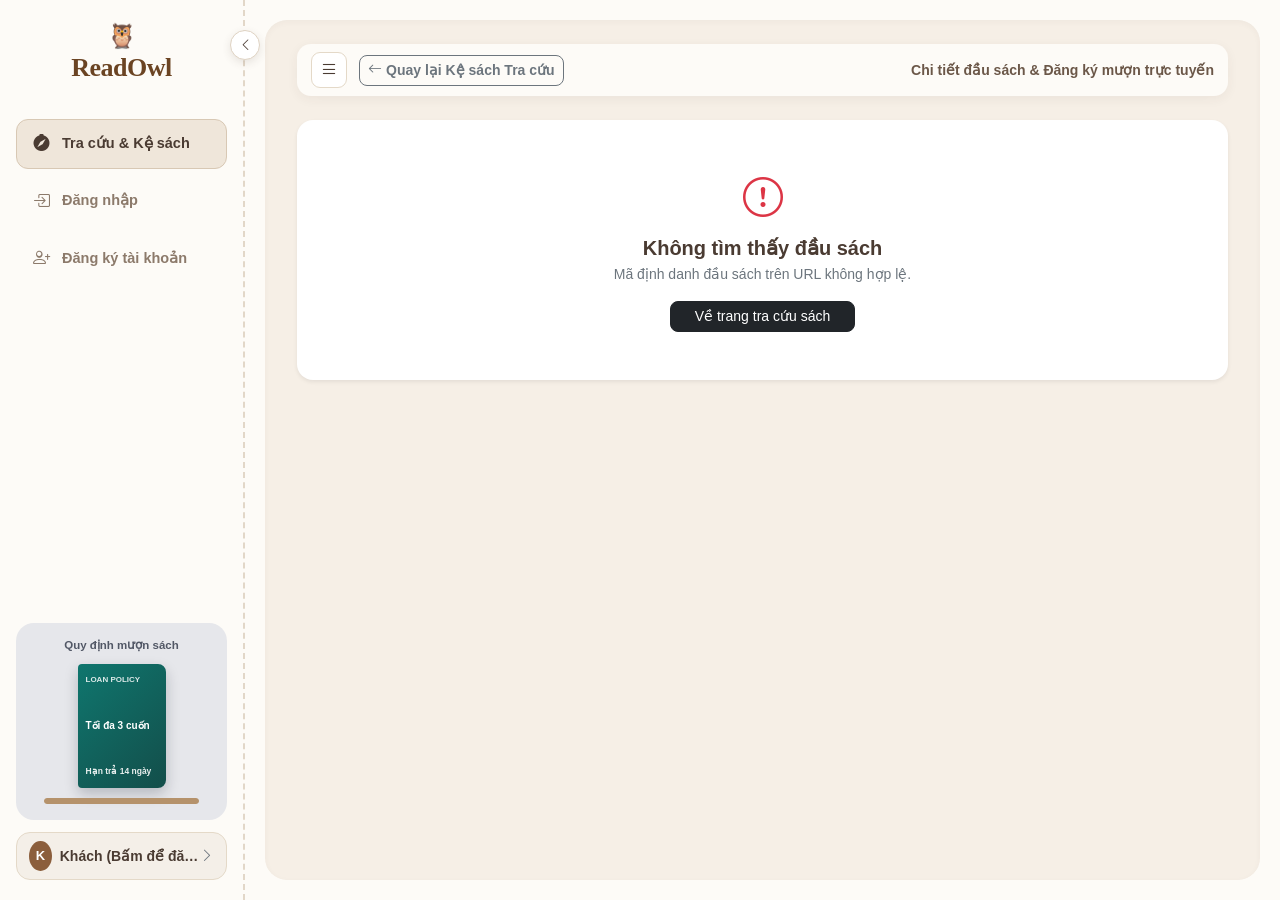
<file: public/book-detail.html>
<!DOCTYPE html>
<html lang="vi">
<head>
    <meta charset="UTF-8">
    <meta name="viewport" content="width=device-width, initial-scale=1.0">
    <title>Chi tiết Đầu sách — Hệ thống Thư viện</title>
    <link href="https://cdn.jsdelivr.net/npm/bootstrap@5.3.3/dist/css/bootstrap.min.css" rel="stylesheet">
    <link href="https://cdn.jsdelivr.net/npm/bootstrap-icons@1.11.3/font/bootstrap-icons.min.css" rel="stylesheet">
    <link rel="stylesheet" href="assets/css/member-library.css?v=20261019_3">
    <script src="https://cdn.jsdelivr.net/npm/bootstrap@5.3.3/dist/js/bootstrap.bundle.min.js" defer></script>
    <script src="assets/js/api.js?v=20261019_3" defer></script>
    <script src="assets/js/book-detail.js?v=20261019_3" defer></script>
</head>
<body>
    <div id="readowl-shell" class="readowl-shell">
        <button id="btn-edge-toggle" type="button" class="readowl-edge-toggle" title="Thu gọn / Mở rộng thanh điều hướng">
            <i id="edge-toggle-icon" class="bi bi-chevron-left"></i>
        </button>

        <!-- Sidebar tự động đồng bộ Admin Theme hoặc ReadOwl -->
        <aside class="readowl-sidebar" aria-label="Menu thư viện">
            <!-- Header dành cho Admin Theme -->
            <a href="admin/dashboard.html" class="sidebar-logo admin-only-block">THƯ VIỆN</a>
            <div class="sidebar-user-box admin-only-block">
                <div class="sidebar-avatar"><i class="bi bi-person-fill"></i></div>
                <p id="admin-sidebar-name" class="sidebar-user-name">Quản trị Thư viện</p>
                <p id="admin-sidebar-role" class="sidebar-user-role">Quản trị hệ thống</p>
            </div>

            <!-- Header dành cho ReadOwl (Guest / Member) -->
            <a href="index.html" class="readowl-brand owl-only-block">
                <span class="owl-glasses">🦉</span>
                <span class="brand-word">ReadOwl</span>
            </a>

            <ul id="detail-sidebar-nav" class="readowl-nav">
                <li>
                    <a href="index.html" class="readowl-nav-btn active">
                        <i class="bi bi-search"></i>
                        <span>Tra cứu sách công khai</span>
                    </a>
                </li>
            </ul>

            <ul id="detail-sidebar-bottom" class="readowl-nav readowl-nav-bottom admin-only-block" style="flex-direction: column;"></ul>

            <div class="continue-reading-box owl-only-block">
                <p class="continue-reading-title">Quy định mượn sách</p>
                <div
                    class="mini-book-cover"
                    style="background: linear-gradient(135deg, #0f766e 0%, #134e4a 100%);"
                >
                    <span style="font-size: 8px; opacity: 0.85;">LOAN POLICY</span>
                    <span>Tối đa 3 cuốn</span>
                    <span style="font-size: 8.5px; opacity: 0.9;">Hạn trả 14 ngày</span>
                </div>
                <div class="mini-progress-track">
                    <div class="mini-progress-bar" style="width: 100%;"></div>
                </div>
            </div>

            <a id="sidebar-user-pill" href="login.html" class="sidebar-member-pill owl-only-block" title="Tài khoản">
                <div class="d-flex align-items-center gap-2 overflow-hidden">
                    <span id="sidebar-avatar-initial" class="member-pill-avatar">K</span>
                    <span id="sidebar-display-name" class="fw-bold small text-truncate">Khách vãng lai</span>
                </div>
                <i class="bi bi-chevron-right small text-secondary"></i>
            </a>
        </aside>

        <div class="readowl-main">
            <!-- Thanh Topbar trắng dành riêng cho Admin Theme -->
            <header class="admin-top-navbar admin-only-block">
                <div class="d-flex align-items-center gap-3">
                    <button id="btn-admin-hamburger" type="button" class="btn-owl-hamburger" title="Đóng / Mở menu điều hướng">
                        <i class="bi bi-list"></i>
                    </button>
                    <span class="fw-semibold text-secondary small">Chi tiết Đầu sách &amp; Tình trạng Kho</span>
                </div>

                <div class="dropdown">
                    <button class="admin-topbar-pill dropdown-toggle" type="button" data-bs-toggle="dropdown">
                        <span id="admin-topbar-avatar" class="admin-topbar-avatar">Q</span>
                        <span id="admin-topbar-name">Quản trị Thư viện</span>
                    </button>
                    <ul class="dropdown-menu dropdown-menu-end shadow-sm border-0">
                        <li><a class="dropdown-item py-2" href="profile.html"><i class="bi bi-person-badge me-2"></i>Hồ sơ cá nhân</a></li>
                        <li><a class="dropdown-item py-2" href="admin/books.html"><i class="bi bi-book-half me-2"></i>Quản lý kho sách</a></li>
                        <li><hr class="dropdown-divider"></li>
                        <li><button id="btn-admin-topbar-logout" type="button" class="dropdown-item py-2 text-danger"><i class="bi bi-box-arrow-right me-2"></i>Đăng xuất</button></li>
                    </ul>
                </div>
            </header>

            <!-- Tiêu đề trang dành riêng cho Admin Theme -->
            <div class="admin-heading-wrap admin-only-block">
                <div>
                    <h1 class="admin-heading-title">Chi tiết Đầu sách</h1>
                    <p class="admin-heading-sub">Thông tin chi tiết đầu sách, mã ISBN, danh mục và số lượng bản sách còn trong kho.</p>
                </div>
                <div class="d-flex gap-2">
                    <a href="index.html" class="btn btn-outline-secondary rounded-3 fw-semibold px-3 py-2">
                        <i class="bi bi-arrow-left me-1"></i>Quay lại danh mục
                    </a>
                    <a href="admin/books.html" class="btn-admin-purple">
                        <i class="bi bi-pencil-square me-1"></i>Chỉnh sửa trong Kho sách
                    </a>
                </div>
            </div>

            <div class="readowl-canvas">
                <!-- Thanh Topbar (chỉ hiện ở ReadOwl mode) -->
                <div class="canvas-topbar mb-4 owl-only-block">
                    <button id="btn-hamburger-toggle" type="button" class="btn-owl-hamburger" title="Đóng / Mở thanh điều hướng">
                        <i class="bi bi-list"></i>
                    </button>
                    <a href="index.html" class="btn btn-sm btn-outline-secondary rounded-3 fw-semibold">
                        <i class="bi bi-arrow-left me-1"></i>Quay lại Kệ sách Tra cứu
                    </a>
                    <span class="small fw-bold ms-auto" style="color: #6b5748;">
                        Chi tiết đầu sách &amp; Đăng ký mượn trực tuyến
                    </span>
                </div>

                <!-- Thông báo trạng thái -->
                <div id="detail-alert" class="alert d-none mb-3" role="alert"></div>

                <!-- Đang tải -->
                <div id="detail-loading" class="text-center py-5 text-secondary">
                    <div class="spinner-border spinner-border-sm me-2" role="status"></div>
                    <span>Đang tải thông tin chi tiết sách...</span>
                </div>

                <!-- Không tìm thấy sách -->
                <div id="detail-not-found" class="text-center py-5 bg-white rounded-4 shadow-sm d-none">
                    <i class="bi bi-exclamation-circle fs-1 text-danger d-block mb-2"></i>
                    <h2 class="h5 fw-bold mb-1">Không tìm thấy đầu sách</h2>
                    <p id="not-found-msg" class="small text-secondary mb-3">Đầu sách bạn yêu cầu không tồn tại hoặc đã ngừng phục vụ.</p>
                    <a href="index.html" class="btn btn-dark btn-sm px-4 rounded-3">Về trang tra cứu sách</a>
                </div>

                <!-- Nội dung chi tiết sách -->
                <div id="detail-content" class="bg-white rounded-4 p-4 p-md-5 shadow-sm d-none">
                    <div class="row g-4 align-items-start">
                        <!-- Cột trái: Bìa sách 3D lớn + Kệ đỡ -->
                        <div class="col-md-4 col-lg-3 text-center">
                            <div class="d-inline-block">
                                <div
                                    id="book-cover-3d"
                                    class="book-cover-card mx-auto"
                                    style="width: 185px; height: 262px; padding: 18px 16px;"
                                >
                                    <span id="cover-cat-text" class="book-cover-category" style="font-size: 11px;"></span>
                                    <span id="cover-title-text" class="book-cover-title" style="font-size: 18px;"></span>
                                    <span id="cover-author-text" class="book-cover-author" style="font-size: 12px;"></span>
                                </div>
                                <div class="shelf-ledge mt-1" style="width: 220px;"></div>
                            </div>
                            <div class="mt-3">
                                <span id="book-availability-badge" class="book-stock-tag"></span>
                            </div>
                        </div>

                        <!-- Cột phải: Thông tin chi tiết & Nút mượn -->
                        <div class="col-md-8 col-lg-9">
                            <div class="d-flex flex-wrap align-items-center gap-2 mb-2">
                                <span id="book-category" class="badge bg-secondary-subtle text-dark px-3 py-2 rounded-pill"></span>
                                <span id="book-isbn-badge" class="badge bg-light text-secondary border px-3 py-2 rounded-pill"></span>
                            </div>

                            <h1 id="book-title" class="h3 fw-bold mb-1" style="color: #4a3b32;"></h1>
                            <p class="text-secondary mb-4">
                                Tác giả: <strong id="book-author" class="text-dark"></strong>
                            </p>

                            <div class="row g-3 mb-4">
                                <div class="col-sm-6 col-lg-3">
                                    <div class="p-3 rounded-3 bg-light border">
                                        <div class="small text-secondary">Mã ISBN</div>
                                        <div id="book-isbn" class="fw-bold small mt-1"></div>
                                    </div>
                                </div>
                                <div class="col-sm-6 col-lg-3">
                                    <div class="p-3 rounded-3 bg-light border">
                                        <div class="small text-secondary">Nhà xuất bản</div>
                                        <div id="book-publisher" class="fw-bold small mt-1"></div>
                                    </div>
                                </div>
                                <div class="col-sm-6 col-lg-3">
                                    <div class="p-3 rounded-3 bg-light border">
                                        <div class="small text-secondary">Năm xuất bản</div>
                                        <div id="book-year" class="fw-bold small mt-1"></div>
                                    </div>
                                </div>
                                <div class="col-sm-6 col-lg-3">
                                    <div class="p-3 rounded-3 bg-light border">
                                        <div class="small text-secondary">Số bản khả dụng</div>
                                        <div id="book-copies" class="fw-bold small mt-1 text-success"></div>
                                    </div>
                                </div>
                            </div>

                            <div class="mb-4">
                                <h3 class="h6 fw-bold mb-2" style="color: #6b5748;">Mô tả nội dung</h3>
                                <p id="book-description" class="text-secondary mb-0" style="line-height: 1.7;"></p>
                            </div>

                            <div class="border-top pt-3 d-flex flex-wrap align-items-center gap-3">
                                <button id="btn-borrow-book" type="button" class="btn btn-dark px-4 py-2 rounded-3 fw-semibold">
                                    <i class="bi bi-journal-plus me-2"></i>Đăng ký mượn sách này
                                </button>
                                <span id="borrow-hint" class="small text-secondary"></span>
                            </div>
                        </div>
                    </div>
                </div>
            </div>
        </div>
    </div>
</body>
</html>
</file>
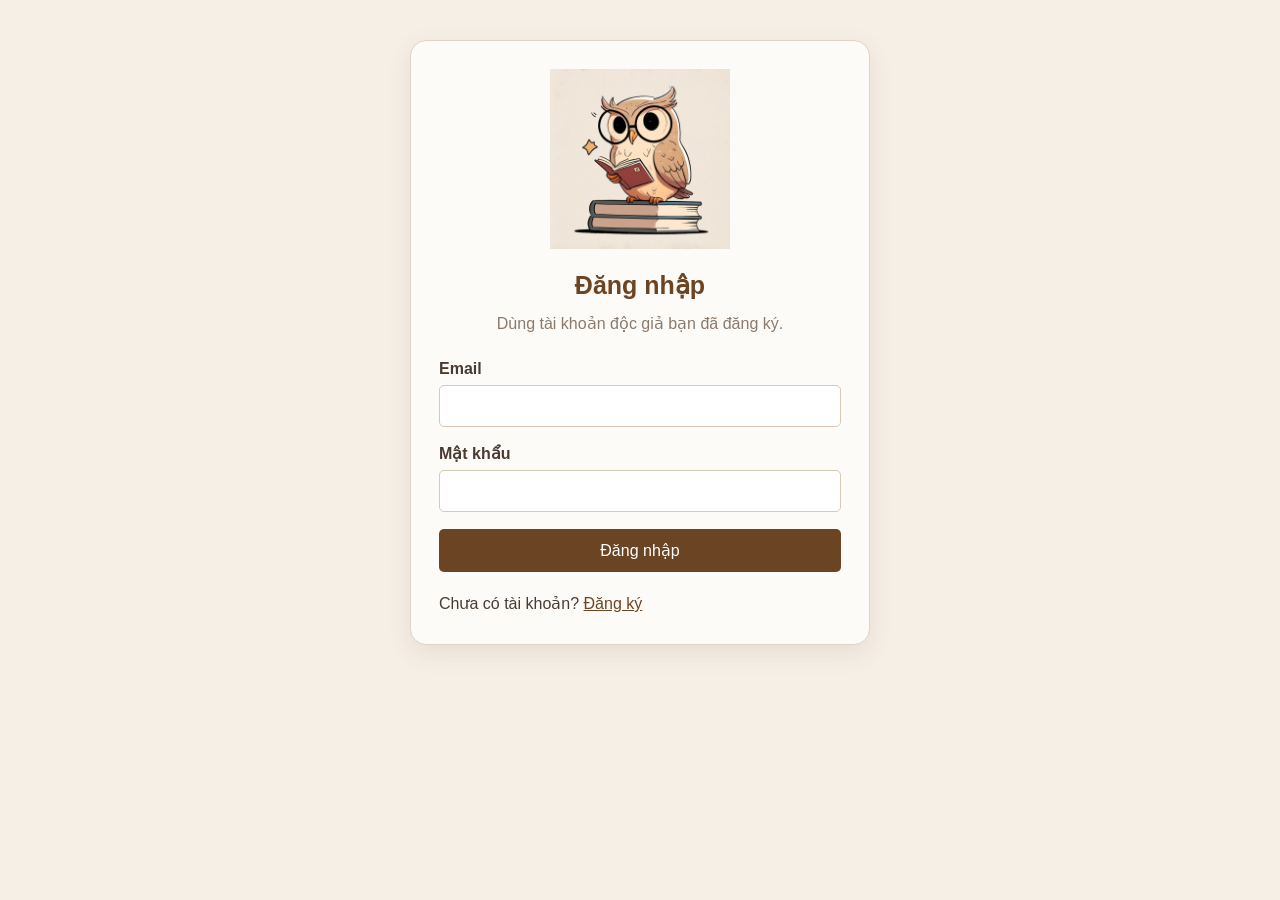
<file: public/login.html>
<!DOCTYPE html>
<html lang="vi">
<head>
    <meta charset="UTF-8">
    <meta name="viewport" content="width=device-width, initial-scale=1.0">
    <title>Đăng nhập thư viện</title>
    <link rel="stylesheet" href="assets/css/auth.css">
    <link rel="stylesheet" href="assets/css/auth-extra.css">
    <script src="assets/js/api.js" defer></script>
    <script src="assets/js/login.js" defer></script>
</head>
<body class="login-page">
    <main class="auth-box">
        <div class="login-logo">
            <img src="assets/images/readowl-logo.png" alt="ReadOwl">
        </div>
        <h1>Đăng nhập</h1>
        <p class="description">Dùng tài khoản độc giả bạn đã đăng ký.</p>
        <form id="login-form">
            <div class="form-group">
                <label for="email">Email</label>
                <input id="email" type="email" autocomplete="email" maxlength="150" required>
                <span id="email-error" class="field-error" aria-live="polite"></span>
            </div>
            <div class="form-group">
                <label for="password">Mật khẩu</label>
                <input id="password" type="password" autocomplete="current-password" maxlength="72" required>
                <span id="password-error" class="field-error" aria-live="polite"></span>
            </div>
            <button id="login-button" type="submit">Đăng nhập</button>
            <p id="message" class="message" aria-live="polite"></p>
        </form>
        <p class="auth-link">Chưa có tài khoản? <a href="register.html">Đăng ký</a></p>
    </main>
</body>
</html>
</file>
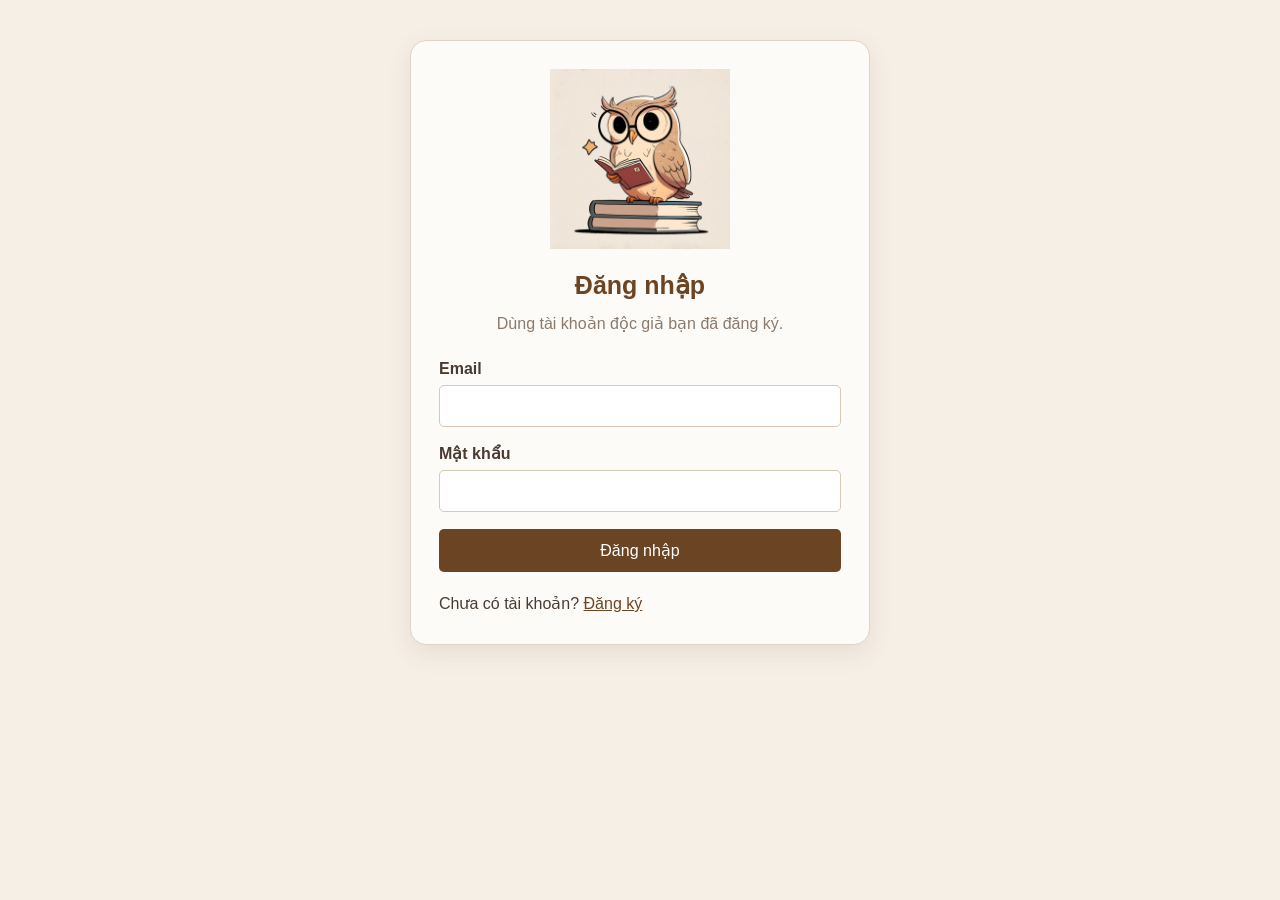
<file: public/my-loans.html>
<!DOCTYPE html>
<html lang="vi">
<head>
    <meta charset="UTF-8">
    <meta name="viewport" content="width=device-width, initial-scale=1.0">
    <title>Thư viện Sách & Mượn Trả — Độc giả</title>
    <link href="https://cdn.jsdelivr.net/npm/bootstrap@5.3.3/dist/css/bootstrap.min.css" rel="stylesheet">
    <link href="https://cdn.jsdelivr.net/npm/bootstrap-icons@1.11.3/font/bootstrap-icons.min.css" rel="stylesheet">
    <link rel="stylesheet" href="assets/css/member-library.css?v=20261019_2">
    <script src="https://cdn.jsdelivr.net/npm/bootstrap@5.3.3/dist/js/bootstrap.bundle.min.js" defer></script>
    <script src="assets/js/api.js?v=20261019_2" defer></script>
    <script src="assets/js/member-library.js?v=20261019_2" defer></script>
</head>
<body>
    <div id="readowl-shell" class="readowl-shell">
        <!-- Nút "<" đóng/mở Dashboard bên trái -->
        <button id="btn-edge-toggle" type="button" class="readowl-edge-toggle" title="Thu gọn / Mở rộng thanh điều hướng">
            <i id="edge-toggle-icon" class="bi bi-chevron-left"></i>
        </button>

        <!-- ==================================================================
             SIDEBAR ĐỘC GIẢ (THEO MẪU ẢNH 2 - CHỈ HIỂN THỊ CHỨC NĂNG ĐỘC GIẢ)
             ================================================================== -->
        <aside class="readowl-sidebar" aria-label="Menu thư viện độc giả">
            <a href="my-loans.html" class="readowl-brand">
                <span class="owl-glasses"><i class="bi bi- eyeglasses"></i>🦉</span>
                <span class="brand-word">ReadOwl</span>
            </a>

            <!-- Chỉ hiển thị các chức năng có trong bài của Độc giả (Không có quản trị tài khoản) -->
            <ul class="readowl-nav">
                <li>
                    <button type="button" class="readowl-nav-btn active" data-view-mode="shelves">
                        <i class="bi bi-bookshelf"></i>
                        <span>Kệ sách của tôi</span>
                    </button>
                </li>
                <li>
                    <button type="button" class="readowl-nav-btn" data-view-mode="all-books">
                        <i class="bi bi-book"></i>
                        <span>Tra cứu & Mượn sách</span>
                    </button>
                </li>
                <li>
                    <button type="button" class="readowl-nav-btn" data-view-mode="loans-table">
                        <i class="bi bi-clock-history"></i>
                        <span>Phiếu mượn & Lịch sử</span>
                    </button>
                </li>
                <li>
                    <a href="profile.html" class="readowl-nav-btn">
                        <i class="bi bi-person-circle"></i>
                        <span>Hồ sơ cá nhân</span>
                    </a>
                </li>
                <li>
                    <button id="btn-member-logout" type="button" class="readowl-nav-btn text-danger">
                        <i class="bi bi-box-arrow-left"></i>
                        <span>Đăng xuất</span>
                    </button>
                </li>
            </ul>

            <!-- Hộp "Sách đang mượn (Continue reading)" ở góc dưới giống mẫu Ảnh 2 -->
            <div class="continue-reading-box">
                <p id="continue-reading-label" class="continue-reading-title">Đang mượn gần nhất</p>
                <div
                    id="continue-reading-cover"
                    class="mini-book-cover"
                    style="background: linear-gradient(135deg, #0ea5e9 0%, #1e3a8a 100%);"
                >
                    <span id="continue-reading-cat" style="font-size: 8px; opacity: 0.85;">THƯ VIỆN</span>
                    <span id="continue-reading-book">Chọn sách trên kệ để mượn</span>
                    <span id="continue-reading-due" style="font-size: 8.5px; opacity: 0.9;">Tối đa 3 cuốn</span>
                </div>
                <div class="mini-progress-track">
                    <div id="continue-reading-bar" class="mini-progress-bar" style="width: 35%;"></div>
                </div>
            </div>

            <!-- Thanh User ở đáy Sidebar giống "Stephan >" trong Ảnh 2 -->
            <a href="profile.html" class="sidebar-member-pill" title="Xem hồ sơ cá nhân">
                <div class="d-flex align-items-center gap-2 overflow-hidden">
                    <span id="member-avatar-initial" class="member-pill-avatar">Đ</span>
                    <span id="member-display-name" class="fw-bold small text-truncate">Độc giả</span>
                </div>
                <i class="bi bi-chevron-right small text-secondary"></i>
            </a>
        </aside>

        <!-- ==================================================================
             KHU VỰC KỆ SÁCH CHÍNH (THEO MẪU ẢNH 2)
             ================================================================== -->
        <div class="readowl-main">
            <div class="readowl-canvas">
                <!-- Thanh Topbar (Hamburger 3 gạch + Tabs Shelves / All Books + Search) -->
                <div class="canvas-topbar">
                    <button id="btn-hamburger-toggle" type="button" class="btn-owl-hamburger" title="Đóng / Mở thanh điều hướng">
                        <i class="bi bi-list"></i>
                    </button>

                    <div class="canvas-tabs">
                        <button type="button" class="canvas-tab-btn active" data-view-mode="shelves">
                            Shelves (Kệ sách)
                        </button>
                        <button type="button" class="canvas-tab-btn" data-view-mode="all-books">
                            All Books (Tất cả sách)
                        </button>
                        <button type="button" class="canvas-tab-btn" data-view-mode="loans-table">
                            Phiếu mượn (<span id="tab-loans-count">0</span>)
                        </button>
                    </div>

                    <select id="category-filter" class="form-select form-select-sm border-0 bg-light" style="width: auto; max-width: 200px;">
                        <option value="0">Tất cả danh mục</option>
                    </select>

                    <div class="canvas-search-box">
                        <i class="bi bi-search"></i>
                        <input
                            id="library-search-input"
                            type="search"
                            class="canvas-search-input"
                            placeholder="Tìm kiếm sách theo tên hoặc tác giả trong thư viện..."
                        >
                    </div>
                </div>

                <!-- Thông báo thao tác mượn / hủy -->
                <div id="library-banner" class="alert d-none mb-3" role="alert"></div>

                <!-- CHẾ ĐỘ 1: KỆ SÁCH 3D GIỐNG HỆT MẪU ẢNH 2 (SHELVES VIEW) -->
                <div id="view-shelves">
                    <!-- Kệ 1: Đang mượn & Chờ xử lý (Currently reading) -->
                    <section class="shelf-section">
                        <div class="shelf-header">
                            <h2 class="shelf-title">Đang mượn &amp; Chờ duyệt (Currently reading)</h2>
                            <button type="button" class="shelf-action-link" data-switch-view="loans-table">
                                Xem chi tiết phiếu mượn <i class="bi bi-arrow-right"></i>
                            </button>
                        </div>
                        <div id="shelf-active-loans" class="books-row"></div>
                        <div class="shelf-ledge"></div>
                    </section>

                    <!-- Kệ 2: Sách sẵn sàng cho mượn trong thư viện (Next up / Library Shelf) -->
                    <section class="shelf-section">
                        <div class="shelf-header">
                            <h2 class="shelf-title">Kệ sách Thư viện — Sẵn sàng cho mượn (Next up)</h2>
                            <button type="button" class="shelf-action-link" data-switch-view="all-books">
                                Xem toàn bộ kệ <i class="bi bi-arrow-right"></i>
                            </button>
                        </div>
                        <div id="shelf-available-books" class="books-row"></div>
                        <div class="shelf-ledge"></div>
                    </section>

                    <!-- Kệ 3: Đã đọc / Lịch sử đã trả & Sách theo chủ đề (Finished) -->
                    <section class="shelf-section mb-0">
                        <div class="shelf-header">
                            <h2 id="shelf-third-title" class="shelf-title">Đã trả &amp; Gợi ý đọc thêm (Finished)</h2>
                            <button type="button" class="shelf-action-link" data-switch-view="all-books">
                                Khám phá thêm <i class="bi bi-arrow-right"></i>
                            </button>
                        </div>
                        <div id="shelf-finished-books" class="books-row"></div>
                        <div class="shelf-ledge"></div>
                    </section>
                </div>

                <!-- CHẾ ĐỘ 2: TẤT CẢ SÁCH TRÊN KỆ (ALL BOOKS) -->
                <div id="view-all-books" hidden>
                    <section class="shelf-section mb-0">
                        <div class="shelf-header">
                            <h2 class="shelf-title">Toàn bộ Đầu sách trong Thư viện (Nhấn vào sách để xem &amp; mượn)</h2>
                            <span id="all-books-total" class="small fw-bold text-secondary"></span>
                        </div>
                        <div id="all-books-grid" class="books-row"></div>
                        <div class="shelf-ledge"></div>
                    </section>
                </div>

                <!-- CHẾ ĐỘ 3: BẢNG PHIẾU MƯỢN CỦA TÔI (CHỜ XỬ LÝ / ĐANG MƯỢN / LỊCH SỬ) -->
                <div id="view-loans-table" hidden>
                    <div class="bg-white rounded-4 p-4 shadow-sm">
                        <div class="d-flex justify-content-between align-items-center flex-wrap gap-2 mb-3">
                            <div>
                                <h2 class="h5 fw-bold mb-1">Phiếu mượn sách của tôi</h2>
                                <p class="text-secondary small mb-0">
                                    Theo dõi trạng thái phiếu mượn (tối đa 3 cuốn đang mượn cùng lúc, hạn mượn 14 ngày).
                                </p>
                            </div>
                        </div>
                        <div class="table-responsive">
                            <table class="table align-middle mb-0">
                                <thead class="table-light">
                                    <tr>
                                        <th>Mã phiếu</th>
                                        <th>Đầu sách</th>
                                        <th>Ngày yêu cầu</th>
                                        <th>Ngày mượn / Hạn trả</th>
                                        <th>Trạng thái</th>
                                        <th class="text-end">Thao tác</th>
                                    </tr>
                                </thead>
                                <tbody id="member-loans-tbody"></tbody>
                            </table>
                        </div>
                    </div>
                </div>
            </div>
        </div>
    </div>

    <!-- ======================================================================
         MODAL CHI TIẾT ĐẦU SÁCH & GỬI YÊU CẦU MƯỢN SÁCH
         ====================================================================== -->
    <div class="modal fade" id="bookBorrowModal" tabindex="-1" aria-labelledby="bookBorrowModalTitle" aria-hidden="true">
        <div class="modal-dialog modal-dialog-centered">
            <div class="modal-content border-0 shadow">
                <div class="modal-header">
                    <h5 class="modal-title fw-bold" id="bookBorrowModalTitle">Thông tin đầu sách</h5>
                    <button type="button" class="btn-close" data-bs-dismiss="modal" aria-label="Đóng"></button>
                </div>
                <div class="modal-body">
                    <div class="d-flex gap-3 mb-3">
                        <div id="modal-book-cover" class="book-cover-card flex-shrink-0" style="width: 100px; height: 142px;">
                            <span id="modal-book-cat-cover" class="book-cover-category"></span>
                            <span id="modal-book-title-cover" class="book-cover-title"></span>
                            <span id="modal-book-author-cover" class="book-cover-author"></span>
                        </div>
                        <div>
                            <span id="modal-book-category" class="badge bg-secondary-subtle text-dark mb-1"></span>
                            <h5 id="modal-book-title" class="fw-bold mb-1"></h5>
                            <p id="modal-book-author" class="text-secondary small mb-2"></p>
                            <div class="small mb-1">
                                <strong>Nhà xuất bản:</strong> <span id="modal-book-publisher"></span>
                            </div>
                            <div class="small mb-2">
                                <strong>Số bản khả dụng:</strong> <span id="modal-book-stock" class="fw-bold"></span>
                            </div>
                        </div>
                    </div>
                    <p id="modal-book-desc" class="small text-secondary mb-0 border-top pt-2"></p>
                </div>
                <div class="modal-footer">
                    <button type="button" class="btn btn-outline-secondary" data-bs-dismiss="modal">Đóng</button>
                    <button id="btn-submit-borrow" type="button" class="btn btn-dark">
                        <i class="bi bi-journal-plus me-1"></i>Gửi yêu cầu mượn sách
                    </button>
                </div>
            </div>
        </div>
    </div>
</body>
</html>
</file>
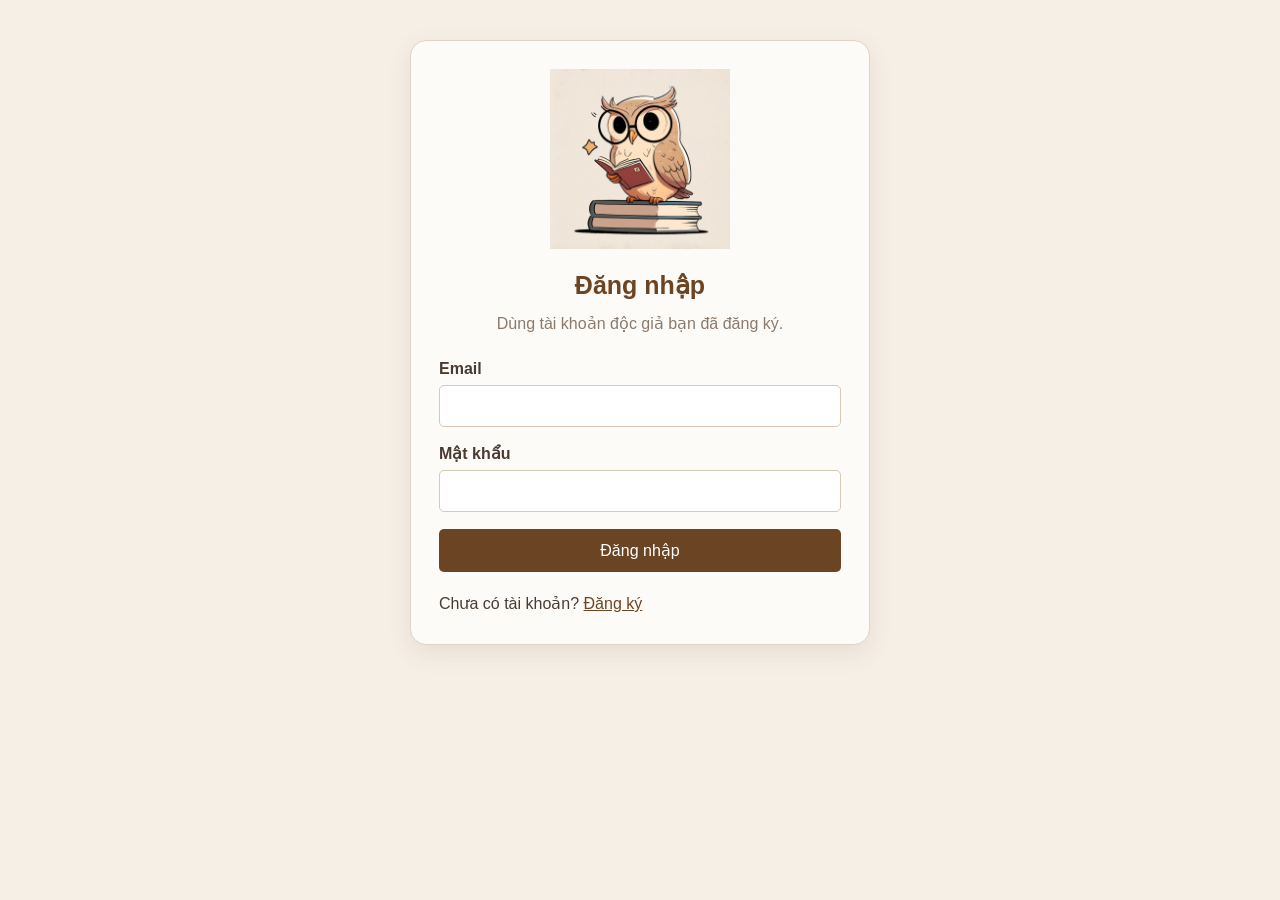
<file: public/profile.html>
<!DOCTYPE html>
<html lang="vi">
<head>
    <meta charset="UTF-8">
    <meta name="viewport" content="width=device-width, initial-scale=1.0">
    <title>Hồ sơ tài khoản — Hệ thống Thư viện</title>
    <link href="https://cdn.jsdelivr.net/npm/bootstrap@5.3.3/dist/css/bootstrap.min.css" rel="stylesheet">
    <link href="https://cdn.jsdelivr.net/npm/bootstrap-icons@1.11.3/font/bootstrap-icons.min.css" rel="stylesheet">
    <link rel="stylesheet" href="assets/css/admin-users.css">
    <script src="https://cdn.jsdelivr.net/npm/bootstrap@5.3.3/dist/js/bootstrap.bundle.min.js" defer></script>
    <script src="assets/js/api.js" defer></script>
    <script src="assets/js/profile.js" defer></script>
</head>
<body class="profile-loading">
    <div id="app-wrapper" class="app-wrapper">
        <!-- Nút tròn "<" đóng/mở Dashboard giống mẫu Ảnh 1 -->
        <button id="btn-edge-toggle" type="button" class="sidebar-edge-toggle" title="Thu gọn / Mở rộng bảng điều hướng">
            <i id="edge-toggle-icon" class="bi bi-chevron-left"></i>
        </button>

        <!-- Sidebar tím đậm: Menu được render tự động theo đúng vai trò (Member không thấy chức năng Admin) -->
        <aside class="purple-sidebar" aria-label="Bảng điều hướng">
            <div class="sidebar-inner">
                <a id="sidebar-brand-link" href="my-loans.html" class="sidebar-logo">THƯ VIỆN</a>

                <div class="sidebar-user-box">
                    <div class="sidebar-avatar">
                        <i class="bi bi-person-fill"></i>
                    </div>
                    <p id="sidebar-user-name" class="sidebar-user-name">Đang tải...</p>
                    <p id="sidebar-user-role" class="sidebar-user-role">—</p>
                </div>

                <!-- Menu chính (chỉ hiển thị chức năng thuộc quyền của tài khoản đang đăng nhập) -->
                <ul id="profile-sidebar-nav" class="sidebar-nav"></ul>

                <ul class="sidebar-nav sidebar-nav-bottom">
                    <li>
                        <a href="profile.html" class="sidebar-link active">
                            <i class="bi bi-person-gear"></i>
                            <span>Hồ sơ cá nhân</span>
                        </a>
                    </li>
                    <li>
                        <button id="logout-button" type="button" class="sidebar-link">
                            <i class="bi bi-box-arrow-left"></i>
                            <span>Đăng xuất</span>
                        </button>
                    </li>
                </ul>
            </div>
        </aside>

        <!-- Khu vực bên phải giống mẫu Ảnh 1 -->
        <div class="main-area">
            <header class="top-navbar">
                <div class="topbar-left">
                    <button id="btn-hamburger-toggle" type="button" class="btn-hamburger" title="Đóng / Mở bảng điều hướng">
                        <i class="bi bi-list"></i>
                    </button>
                    <span class="fw-semibold text-secondary small">Hệ thống Thư viện Mượn – Trả Sách</span>
                </div>

                <div class="topbar-right">
                    <div class="dropdown">
                        <button
                            class="topbar-user-pill dropdown-toggle"
                            type="button"
                            data-bs-toggle="dropdown"
                            aria-expanded="false"
                        >
                            <span id="topbar-avatar-text" class="topbar-user-avatar">U</span>
                            <span id="topbar-user-name">Tài khoản</span>
                        </button>
                        <ul class="dropdown-menu dropdown-menu-end shadow-sm border-0">
                            <li>
                                <a id="dropdown-workspace-link" class="dropdown-item py-2" href="my-loans.html">
                                    <i class="bi bi-grid me-2"></i>Trang làm việc chính
                                </a>
                            </li>
                            <li><hr class="dropdown-divider"></li>
                            <li>
                                <button id="topbar-logout-btn" type="button" class="dropdown-item py-2 text-danger">
                                    <i class="bi bi-box-arrow-right me-2"></i>Đăng xuất
                                </button>
                            </li>
                        </ul>
                    </div>
                </div>
            </header>

            <main class="content-container">
                <!-- Tiêu đề giống vùng "Settings" trong Ảnh 1 -->
                <div class="page-heading-bar">
                    <div>
                        <h1 class="page-heading-title">Hồ sơ cá nhân</h1>
                        <p class="page-heading-subtitle">
                            Thông tin định danh và trạng thái hoạt động của tài khoản trong hệ thống thư viện.
                        </p>
                    </div>
                    <div class="d-flex gap-2">
                        <a id="btn-back-workspace" href="my-loans.html" class="btn btn-purple">
                            <i class="bi bi-arrow-left me-1"></i>Về trang làm việc
                        </a>
                    </div>
                </div>

                <p id="message" class="alert alert-info py-2" aria-live="polite">Đang tải thông tin…</p>

                <!-- Card chia 2 cột giống hệt phần General Information trong Ảnh 1 -->
                <div id="profile-info" class="workspace-card" hidden>
                    <div class="settings-split-layout">
                        <!-- Cột menu phụ bên trái (Chỉ giữ các mục thực tế có trong dự án) -->
                        <div class="settings-subnav">
                            <button type="button" class="settings-subnav-btn active">
                                <i class="bi bi-info-circle"></i>
                                <span>Thông tin chung</span>
                            </button>
                            <a id="subnav-main-feature" href="my-loans.html" class="settings-subnav-btn">
                                <i class="bi bi-journal-bookmark"></i>
                                <span id="subnav-main-feature-text">Thư viện & Mượn sách</span>
                            </a>
                        </div>

                        <!-- Cột nội dung General Information bên phải giống Ảnh 1 -->
                        <div>
                            <div class="pb-3 mb-4 border-bottom">
                                <h2 class="h5 fw-bold mb-1">Thông tin tài khoản (General Information)</h2>
                                <p class="text-secondary small mb-0">
                                    Dữ liệu tài khoản được xác thực trực tiếp từ máy chủ qua JWT.
                                </p>
                            </div>

                            <!-- Khối Avatar đại diện giống mẫu Ảnh 1 -->
                            <div class="d-flex align-items-center gap-3 mb-4 pb-2">
                                <div
                                    class="rounded-circle d-flex align-items-center justify-content-center bg-secondary-subtle text-secondary"
                                    style="width: 68px; height: 68px; font-size: 30px;"
                                >
                                    <i class="bi bi-person-fill"></i>
                                </div>
                                <div>
                                    <div id="card-display-name" class="fw-bold fs-5 text-dark">—</div>
                                    <div id="card-display-role" class="text-secondary small">—</div>
                                </div>
                            </div>

                            <!-- Lưới 2 cột các trường thông tin thực tế của dự án -->
                            <h3 class="h6 fw-bold mb-3">Thông tin định danh</h3>
                            <div class="row g-3">
                                <div class="col-md-6">
                                    <span class="profile-field-label">Mã tài khoản (User ID)</span>
                                    <div id="user-id" class="profile-field-box"></div>
                                </div>
                                <div class="col-md-6">
                                    <span class="profile-field-label">Họ và tên (Full Name)</span>
                                    <div id="full-name" class="profile-field-box"></div>
                                </div>
                                <div class="col-md-6">
                                    <span class="profile-field-label">Địa chỉ Email (Email Address)</span>
                                    <div id="email" class="profile-field-box"></div>
                                </div>
                                <div class="col-md-6">
                                    <span class="profile-field-label">Vai trò hệ thống (Role)</span>
                                    <div id="role" class="profile-field-box"></div>
                                </div>
                                <div class="col-md-6">
                                    <span class="profile-field-label">Trạng thái tài khoản (Status)</span>
                                    <div id="is-active" class="profile-field-box"></div>
                                </div>
                                <div class="col-md-6">
                                    <span class="profile-field-label">Ngày đăng ký (Created At)</span>
                                    <div id="created-at" class="profile-field-box"></div>
                                </div>
                            </div>
                        </div>
                    </div>
                </div>
            </main>
        </div>
    </div>
</body>
</html>
</file>
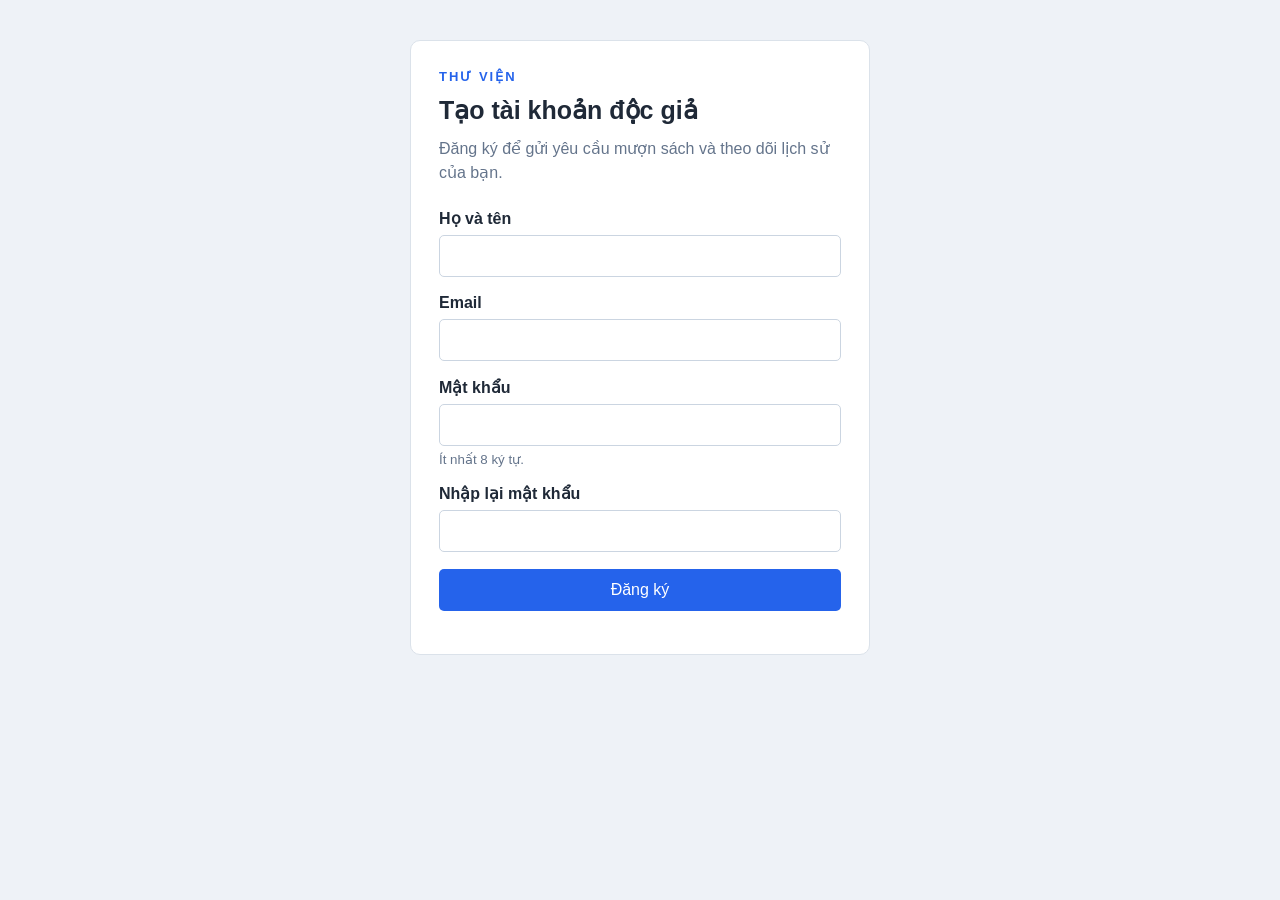
<file: public/register.html>
<!DOCTYPE html>
<html lang="vi">
<head>
    <meta charset="UTF-8">
    <meta name="viewport" content="width=device-width, initial-scale=1.0">
    <title>Đăng ký tài khoản thư viện</title>
    <link rel="stylesheet" href="assets/css/auth.css">
    <script src="assets/js/api.js" defer></script>
    <script src="assets/js/register.js" defer></script>
</head>
<body>
    <main class="auth-box">
        <p class="brand">THƯ VIỆN</p>
        <h1>Tạo tài khoản độc giả</h1>
        <p class="description">Đăng ký để gửi yêu cầu mượn sách và theo dõi lịch sử của bạn.</p>

        <form id="register-form">
            <div class="form-group">
                <label for="full-name">Họ và tên</label>
                <input id="full-name" name="full_name" type="text" autocomplete="name"
                    minlength="2" maxlength="100" required>
                <span id="full-name-error" class="field-error" aria-live="polite"></span>
            </div>

            <div class="form-group">
                <label for="email">Email</label>
                <input id="email" name="email" type="email" autocomplete="email"
                    maxlength="150" required>
                <span id="email-error" class="field-error" aria-live="polite"></span>
            </div>

            <div class="form-group">
                <label for="password">Mật khẩu</label>
                <input id="password" name="password" type="password" autocomplete="new-password"
                    minlength="8" maxlength="72" required>
                <small>Ít nhất 8 ký tự.</small>
                <span id="password-error" class="field-error" aria-live="polite"></span>
            </div>

            <div class="form-group">
                <label for="confirm-password">Nhập lại mật khẩu</label>
                <input id="confirm-password" name="confirm_password" type="password"
                    autocomplete="new-password" minlength="8" maxlength="72" required>
                <span id="confirm-password-error" class="field-error" aria-live="polite"></span>
            </div>

            <button id="register-button" type="submit">Đăng ký</button>
            <p id="message" class="message" aria-live="polite"></p>
        </form>
    </main>
</body>
</html>
</file>
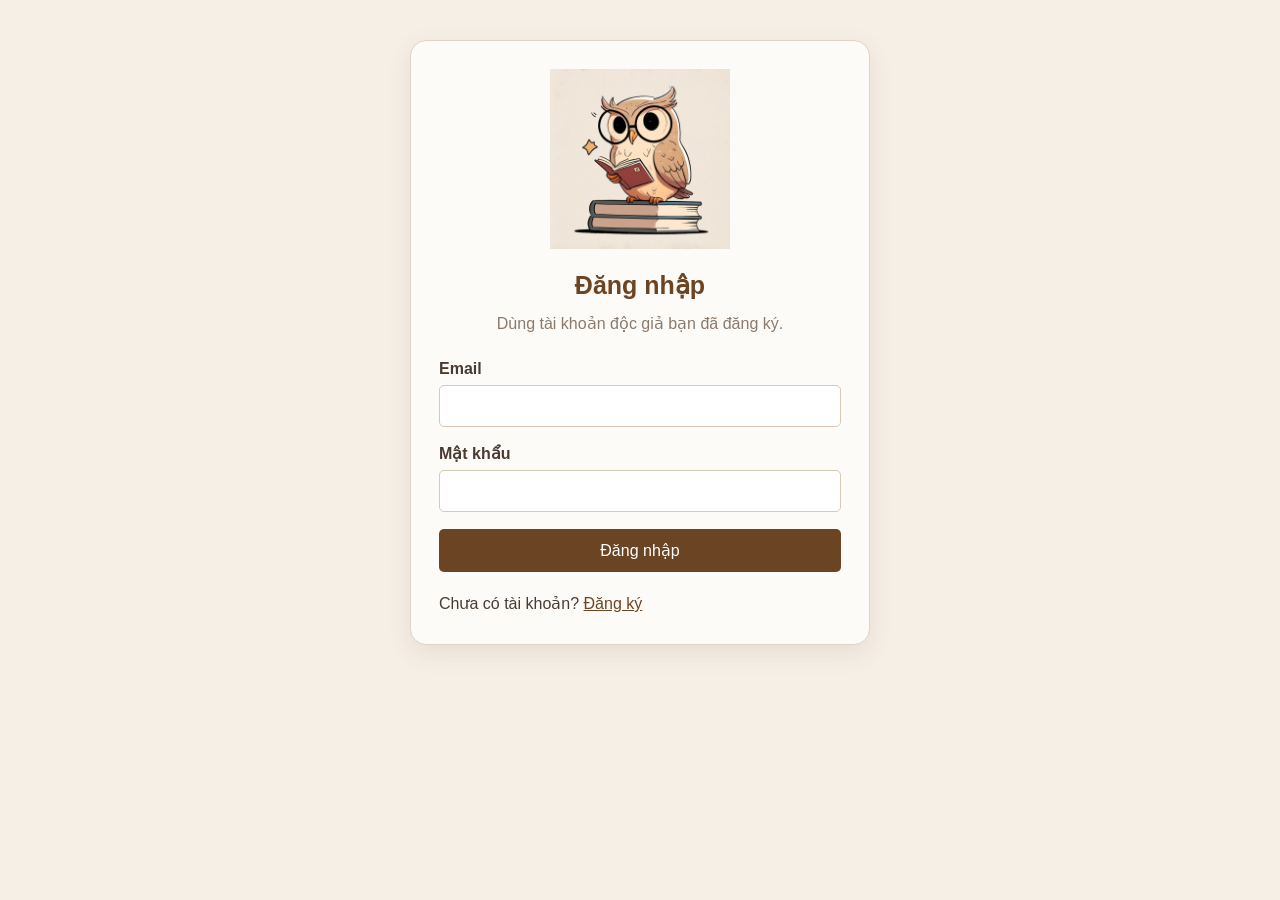
<file: public/admin/books.html>
<!DOCTYPE html>
<html lang="vi">
<head>
    <meta charset="UTF-8">
    <meta name="viewport" content="width=device-width, initial-scale=1.0">
    <title>Quản lý Kho sách — Hệ thống Thư viện</title>
    <link href="https://cdn.jsdelivr.net/npm/bootstrap@5.3.3/dist/css/bootstrap.min.css" rel="stylesheet">
    <link href="https://cdn.jsdelivr.net/npm/bootstrap-icons@1.11.3/font/bootstrap-icons.min.css" rel="stylesheet">
    <link rel="stylesheet" href="../assets/css/admin-users.css">
    <script src="https://cdn.jsdelivr.net/npm/bootstrap@5.3.3/dist/js/bootstrap.bundle.min.js" defer></script>
    <script src="../assets/js/api.js" defer></script>
    <script src="../assets/js/admin-books.js" defer></script>
</head>
<body>
    <div id="app-wrapper" class="app-wrapper">
        <button id="btn-edge-toggle" type="button" class="sidebar-edge-toggle" title="Thu gọn / Mở rộng bảng điều hướng">
            <i id="edge-toggle-icon" class="bi bi-chevron-left"></i>
        </button>

        <aside class="purple-sidebar" aria-label="Bảng điều hướng quản trị">
            <div class="sidebar-inner">
                <a href="/admin/dashboard.html" class="sidebar-logo">THƯ VIỆN</a>

                <div class="sidebar-user-box">
                    <div class="sidebar-avatar"><i class="bi bi-person-fill"></i></div>
                    <p id="sidebar-user-name" class="sidebar-user-name">Quản trị viên</p>
                    <p id="sidebar-user-role" class="sidebar-user-role">Quản trị hệ thống</p>
                </div>

                <ul class="sidebar-nav">
                    <li><a href="/admin/dashboard.html" class="sidebar-link"><i class="bi bi-grid-1x2-fill"></i><span>Tổng quan (Dashboard)</span></a></li>
                    <li><a href="/admin/users.html" class="sidebar-link"><i class="bi bi-people-fill"></i><span>Quản lý độc giả</span></a></li>
                    <li><a href="/admin/loans.html" class="sidebar-link"><i class="bi bi-journal-arrow-up"></i><span>Quản lý mượn – trả</span></a></li>
                    <li><a href="/admin/books.html" class="sidebar-link active"><i class="bi bi-book-half"></i><span>Quản lý kho sách</span></a></li>
                    <li><a href="/admin/categories.html" class="sidebar-link"><i class="bi bi-tags-fill"></i><span>Quản lý danh mục</span></a></li>
                    <li><a href="/index.html" class="sidebar-link"><i class="bi bi-search"></i><span>Tra cứu sách công khai</span></a></li>
                </ul>

                <ul class="sidebar-nav sidebar-nav-bottom">
                    <li><a href="/profile.html" class="sidebar-link"><i class="bi bi-person-gear"></i><span>Hồ sơ cá nhân</span></a></li>
                    <li><button id="btn-sidebar-logout" type="button" class="sidebar-link"><i class="bi bi-box-arrow-left"></i><span>Đăng xuất</span></button></li>
                </ul>
            </div>
        </aside>

        <div class="main-area">
            <header class="top-navbar">
                <div class="topbar-left">
                    <button id="btn-hamburger-toggle" type="button" class="btn-hamburger" title="Đóng / Mở menu điều hướng">
                        <i class="bi bi-list"></i>
                    </button>
                    <form id="topbar-search-form" class="topbar-search-wrapper" role="search">
                        <i class="bi bi-search"></i>
                        <input id="search-input" type="search" class="topbar-search-input" placeholder="Tìm kiếm đầu sách theo tên, tác giả hoặc ISBN...">
                    </form>
                </div>

                <div class="topbar-right">
                    <div class="dropdown">
                        <button class="topbar-user-pill dropdown-toggle" type="button" data-bs-toggle="dropdown">
                            <span id="topbar-avatar-text" class="topbar-user-avatar">A</span>
                            <span id="topbar-user-name">Admin</span>
                        </button>
                        <ul class="dropdown-menu dropdown-menu-end shadow-sm border-0">
                            <li><a class="dropdown-item py-2" href="/profile.html"><i class="bi bi-person-badge me-2"></i>Hồ sơ cá nhân</a></li>
                            <li><a class="dropdown-item py-2" href="/index.html"><i class="bi bi-book me-2"></i>Trang tra cứu công khai</a></li>
                            <li><hr class="dropdown-divider"></li>
                            <li><button id="btn-topbar-logout" type="button" class="dropdown-item py-2 text-danger"><i class="bi bi-box-arrow-right me-2"></i>Đăng xuất</button></li>
                        </ul>
                    </div>
                </div>
            </header>

            <main class="content-container">
                <div class="page-heading-bar">
                    <div>
                        <h1 class="page-heading-title">Quản lý Kho sách</h1>
                        <p class="page-heading-subtitle">Thêm mới, cập nhật đầu sách, điều chỉnh tổng số bản và trạng thái cho mượn.</p>
                    </div>
                    <div class="d-flex gap-2">
                        <button id="btn-add-book" type="button" class="btn btn-purple">
                            <i class="bi bi-plus-lg me-1"></i>Thêm đầu sách mới
                        </button>
                    </div>
                </div>

                <div id="status-banner" class="alert d-none mb-3" role="alert"></div>

                <div class="workspace-card">
                    <div class="table-responsive">
                        <table class="table modern-table align-middle mb-0">
                            <thead>
                                <tr>
                                    <th>Mã</th>
                                    <th>Đầu sách &amp; Tác giả</th>
                                    <th>Danh mục</th>
                                    <th>Tồn kho (Khả dụng / Tổng)</th>
                                    <th>Trạng thái</th>
                                    <th class="text-end">Thao tác</th>
                                </tr>
                            </thead>
                            <tbody id="books-table-body">
                                <tr><td colspan="6" class="text-center py-4 text-secondary">Đang tải danh sách sách...</td></tr>
                            </tbody>
                        </table>
                    </div>
                </div>
            </main>
        </div>
    </div>

    <!-- Modal Thêm / Sửa Đầu sách -->
    <div class="modal fade" id="bookFormModal" tabindex="-1" aria-hidden="true">
        <div class="modal-dialog modal-dialog-centered modal-lg">
            <div class="modal-content border-0 shadow">
                <form id="book-form">
                    <div class="modal-header bg-light">
                        <h5 id="book-modal-title" class="modal-title fw-bold">Thêm đầu sách mới</h5>
                        <button type="button" class="btn-close" data-bs-dismiss="modal" aria-label="Đóng"></button>
                    </div>
                    <div class="modal-body">
                        <input id="book-id-input" type="hidden">
                        <div class="row g-3 mb-3">
                            <div class="col-md-8">
                                <label for="book-title-input" class="form-label small fw-bold">Tên đầu sách *</label>
                                <input id="book-title-input" type="text" class="form-control" maxlength="200" required>
                            </div>
                            <div class="col-md-4">
                                <label for="book-isbn-input" class="form-label small fw-bold">Mã ISBN</label>
                                <input id="book-isbn-input" type="text" class="form-control" maxlength="20" placeholder="VD: 978-604-...">
                            </div>
                        </div>
                        <div class="row g-3 mb-3">
                            <div class="col-md-6">
                                <label for="book-author-input" class="form-label small fw-bold">Tác giả *</label>
                                <input id="book-author-input" type="text" class="form-control" maxlength="200" required>
                            </div>
                            <div class="col-md-6">
                                <label for="book-category-input" class="form-label small fw-bold">Danh mục *</label>
                                <select id="book-category-input" class="form-select" required></select>
                            </div>
                        </div>
                        <div class="row g-3 mb-3">
                            <div class="col-md-4">
                                <label for="book-copies-input" class="form-label small fw-bold">Tổng số bản *</label>
                                <input id="book-copies-input" type="number" min="0" max="10000" class="form-control" value="3" required>
                            </div>
                            <div class="col-md-4">
                                <label for="book-publisher-input" class="form-label small fw-bold">Nhà xuất bản</label>
                                <input id="book-publisher-input" type="text" class="form-control" maxlength="200">
                            </div>
                            <div class="col-md-4">
                                <label for="book-year-input" class="form-label small fw-bold">Năm xuất bản</label>
                                <input id="book-year-input" type="number" min="1000" max="2100" class="form-control">
                            </div>
                        </div>
                        <div class="mb-3">
                            <label for="book-cover-input" class="form-label small fw-bold">Ảnh bìa nội bộ (cover_path)</label>
                            <select id="book-cover-input" class="form-select">
                                <option value="assets/images/covers/default-book.svg">Mặc định (default-book.svg)</option>
                                <option value="assets/images/covers/clean-code.svg">Clean Code (clean-code.svg)</option>
                                <option value="assets/images/covers/web-php-mysql.svg">Web PHP &amp; MySQL (web-php-mysql.svg)</option>
                                <option value="assets/images/covers/algorithms.svg">Cấu trúc dữ liệu &amp; Giải thuật (algorithms.svg)</option>
                                <option value="assets/images/covers/thinking-fast-slow.svg">Tư duy nhanh và chậm (thinking-fast-slow.svg)</option>
                                <option value="assets/images/covers/sapiens.svg">Sapiens (sapiens.svg)</option>
                                <option value="assets/images/covers/de-men.svg">Dế Mèn phiêu lưu ký (de-men.svg)</option>
                                <option value="assets/images/covers/nha-gia-kim.svg">Nhà giả kim (nha-gia-kim.svg)</option>
                                <option value="assets/images/covers/mat-biec.svg">Mắt biếc (mat-biec.svg)</option>
                            </select>
                        </div>
                        <div class="mb-3">
                            <label for="book-desc-input" class="form-label small fw-bold">Mô tả chi tiết</label>
                            <textarea id="book-desc-input" class="form-control" rows="2"></textarea>
                        </div>
                        <div id="book-active-wrap" class="form-check">
                            <input id="book-active-input" class="form-check-input" type="checkbox" checked>
                            <label class="form-check-label small fw-semibold" for="book-active-input">
                                Đang cho phép mượn mới (is_active = 1)
                            </label>
                        </div>
                    </div>
                    <div class="modal-footer">
                        <button type="button" class="btn btn-outline-secondary" data-bs-dismiss="modal">Hủy</button>
                        <button type="submit" class="btn btn-purple">Lưu đầu sách</button>
                    </div>
                </form>
            </div>
        </div>
    </div>
</body>
</html>
</file>
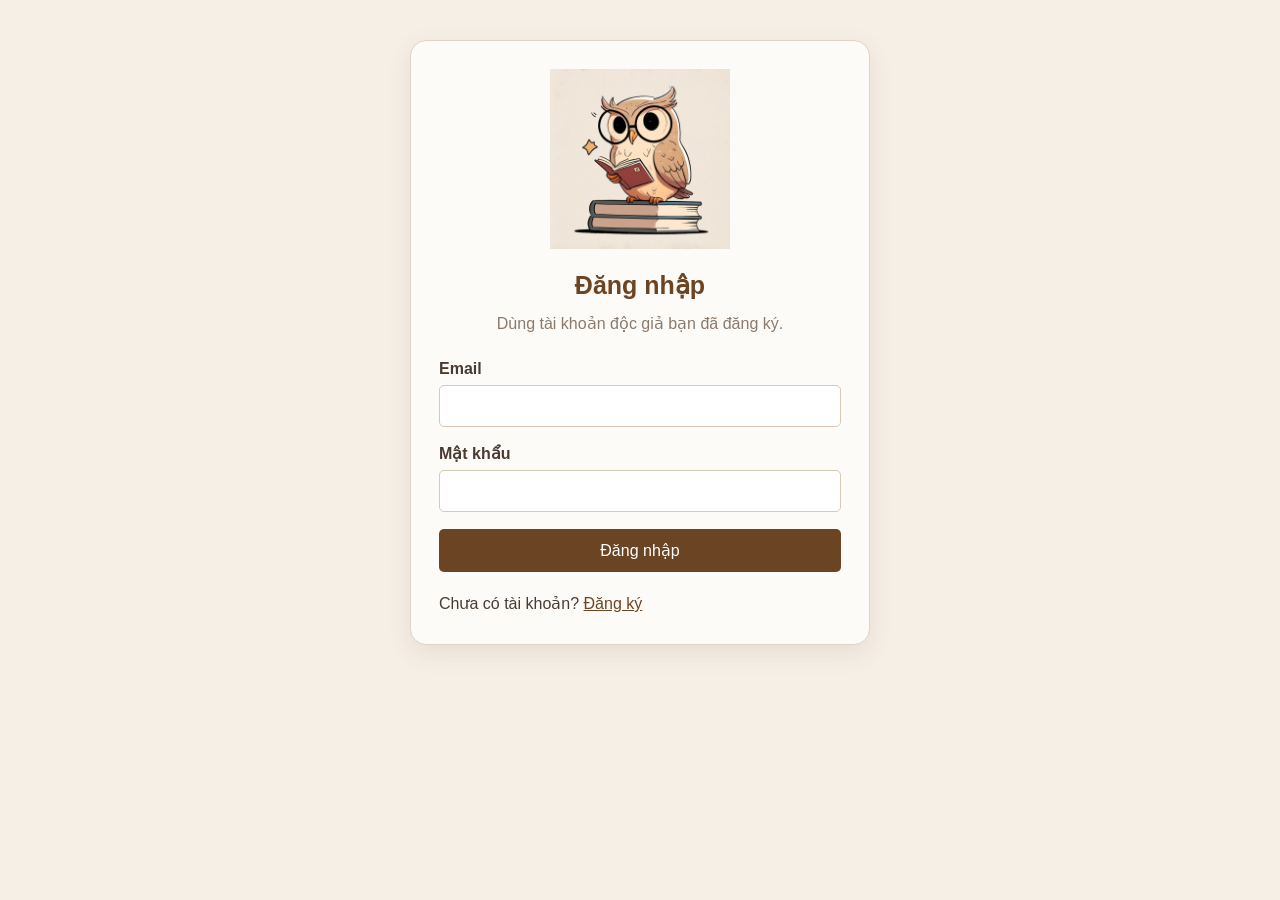
<file: public/admin/categories.html>
<!DOCTYPE html>
<html lang="vi">
<head>
    <meta charset="UTF-8">
    <meta name="viewport" content="width=device-width, initial-scale=1.0">
    <title>Quản lý Danh mục — Hệ thống Thư viện</title>
    <link href="https://cdn.jsdelivr.net/npm/bootstrap@5.3.3/dist/css/bootstrap.min.css" rel="stylesheet">
    <link href="https://cdn.jsdelivr.net/npm/bootstrap-icons@1.11.3/font/bootstrap-icons.min.css" rel="stylesheet">
    <link rel="stylesheet" href="../assets/css/admin-users.css">
    <script src="https://cdn.jsdelivr.net/npm/bootstrap@5.3.3/dist/js/bootstrap.bundle.min.js" defer></script>
    <script src="../assets/js/api.js" defer></script>
    <script src="../assets/js/admin-categories.js" defer></script>
</head>
<body>
    <div id="app-wrapper" class="app-wrapper">
        <button id="btn-edge-toggle" type="button" class="sidebar-edge-toggle" title="Thu gọn / Mở rộng bảng điều hướng">
            <i id="edge-toggle-icon" class="bi bi-chevron-left"></i>
        </button>

        <aside class="purple-sidebar" aria-label="Bảng điều hướng quản trị">
            <div class="sidebar-inner">
                <a href="/admin/dashboard.html" class="sidebar-logo">THƯ VIỆN</a>

                <div class="sidebar-user-box">
                    <div class="sidebar-avatar"><i class="bi bi-person-fill"></i></div>
                    <p id="sidebar-user-name" class="sidebar-user-name">Quản trị viên</p>
                    <p id="sidebar-user-role" class="sidebar-user-role">Quản trị hệ thống</p>
                </div>

                <ul class="sidebar-nav">
                    <li><a href="/admin/dashboard.html" class="sidebar-link"><i class="bi bi-grid-1x2-fill"></i><span>Tổng quan (Dashboard)</span></a></li>
                    <li><a href="/admin/users.html" class="sidebar-link"><i class="bi bi-people-fill"></i><span>Quản lý độc giả</span></a></li>
                    <li><a href="/admin/loans.html" class="sidebar-link"><i class="bi bi-journal-arrow-up"></i><span>Quản lý mượn – trả</span></a></li>
                    <li><a href="/admin/books.html" class="sidebar-link"><i class="bi bi-book-half"></i><span>Quản lý kho sách</span></a></li>
                    <li><a href="/admin/categories.html" class="sidebar-link active"><i class="bi bi-tags-fill"></i><span>Quản lý danh mục</span></a></li>
                    <li><a href="/index.html" class="sidebar-link"><i class="bi bi-search"></i><span>Tra cứu sách công khai</span></a></li>
                </ul>

                <ul class="sidebar-nav sidebar-nav-bottom">
                    <li><a href="/profile.html" class="sidebar-link"><i class="bi bi-person-gear"></i><span>Hồ sơ cá nhân</span></a></li>
                    <li><button id="btn-sidebar-logout" type="button" class="sidebar-link"><i class="bi bi-box-arrow-left"></i><span>Đăng xuất</span></button></li>
                </ul>
            </div>
        </aside>

        <div class="main-area">
            <header class="top-navbar">
                <div class="topbar-left">
                    <button id="btn-hamburger-toggle" type="button" class="btn-hamburger" title="Đóng / Mở menu điều hướng">
                        <i class="bi bi-list"></i>
                    </button>
                    <span class="fw-semibold text-secondary small">Quản lý Danh mục &amp; Thể loại Sách</span>
                </div>

                <div class="topbar-right">
                    <div class="dropdown">
                        <button class="topbar-user-pill dropdown-toggle" type="button" data-bs-toggle="dropdown">
                            <span id="topbar-avatar-text" class="topbar-user-avatar">A</span>
                            <span id="topbar-user-name">Admin</span>
                        </button>
                        <ul class="dropdown-menu dropdown-menu-end shadow-sm border-0">
                            <li><a class="dropdown-item py-2" href="/profile.html"><i class="bi bi-person-badge me-2"></i>Hồ sơ cá nhân</a></li>
                            <li><a class="dropdown-item py-2" href="/index.html"><i class="bi bi-book me-2"></i>Trang tra cứu công khai</a></li>
                            <li><hr class="dropdown-divider"></li>
                            <li><button id="btn-topbar-logout" type="button" class="dropdown-item py-2 text-danger"><i class="bi bi-box-arrow-right me-2"></i>Đăng xuất</button></li>
                        </ul>
                    </div>
                </div>
            </header>

            <main class="content-container">
                <div class="page-heading-bar">
                    <div>
                        <h1 class="page-heading-title">Quản lý Danh mục Sách</h1>
                        <p class="page-heading-subtitle">Phân loại đầu sách trong thư viện (chỉ cho phép xóa danh mục khi không còn đầu sách nào thuộc danh mục đó).</p>
                    </div>
                    <div class="d-flex gap-2">
                        <button id="btn-add-category" type="button" class="btn btn-purple">
                            <i class="bi bi-plus-lg me-1"></i>Thêm danh mục mới
                        </button>
                    </div>
                </div>

                <div id="status-banner" class="alert d-none mb-3" role="alert"></div>

                <div class="workspace-card">
                    <div class="table-responsive">
                        <table class="table modern-table align-middle mb-0">
                            <thead>
                                <tr>
                                    <th>Mã</th>
                                    <th>Tên danh mục</th>
                                    <th>Mô tả chi tiết</th>
                                    <th>Số đầu sách</th>
                                    <th class="text-end">Thao tác</th>
                                </tr>
                            </thead>
                            <tbody id="categories-table-body">
                                <tr><td colspan="5" class="text-center py-4 text-secondary">Đang tải danh sách danh mục...</td></tr>
                            </tbody>
                        </table>
                    </div>
                </div>
            </main>
        </div>
    </div>

    <!-- Modal Thêm / Sửa Danh mục -->
    <div class="modal fade" id="categoryFormModal" tabindex="-1" aria-hidden="true">
        <div class="modal-dialog modal-dialog-centered">
            <div class="modal-content border-0 shadow">
                <form id="category-form">
                    <div class="modal-header bg-light">
                        <h5 id="cat-modal-title" class="modal-title fw-bold">Thêm danh mục mới</h5>
                        <button type="button" class="btn-close" data-bs-dismiss="modal" aria-label="Đóng"></button>
                    </div>
                    <div class="modal-body">
                        <input id="cat-id-input" type="hidden">
                        <div class="mb-3">
                            <label for="cat-name-input" class="form-label small fw-bold">Tên danh mục *</label>
                            <input id="cat-name-input" type="text" class="form-control" maxlength="100" required placeholder="VD: Công nghệ & Lập trình">
                        </div>
                        <div class="mb-2">
                            <label for="cat-desc-input" class="form-label small fw-bold">Mô tả chi tiết</label>
                            <textarea id="cat-desc-input" class="form-control" rows="3" maxlength="1000" placeholder="Mô tả các nhóm sách thuộc danh mục này..."></textarea>
                        </div>
                    </div>
                    <div class="modal-footer">
                        <button type="button" class="btn btn-outline-secondary" data-bs-dismiss="modal">Hủy</button>
                        <button type="submit" class="btn btn-purple">Lưu danh mục</button>
                    </div>
                </form>
            </div>
        </div>
    </div>
</body>
</html>
</file>
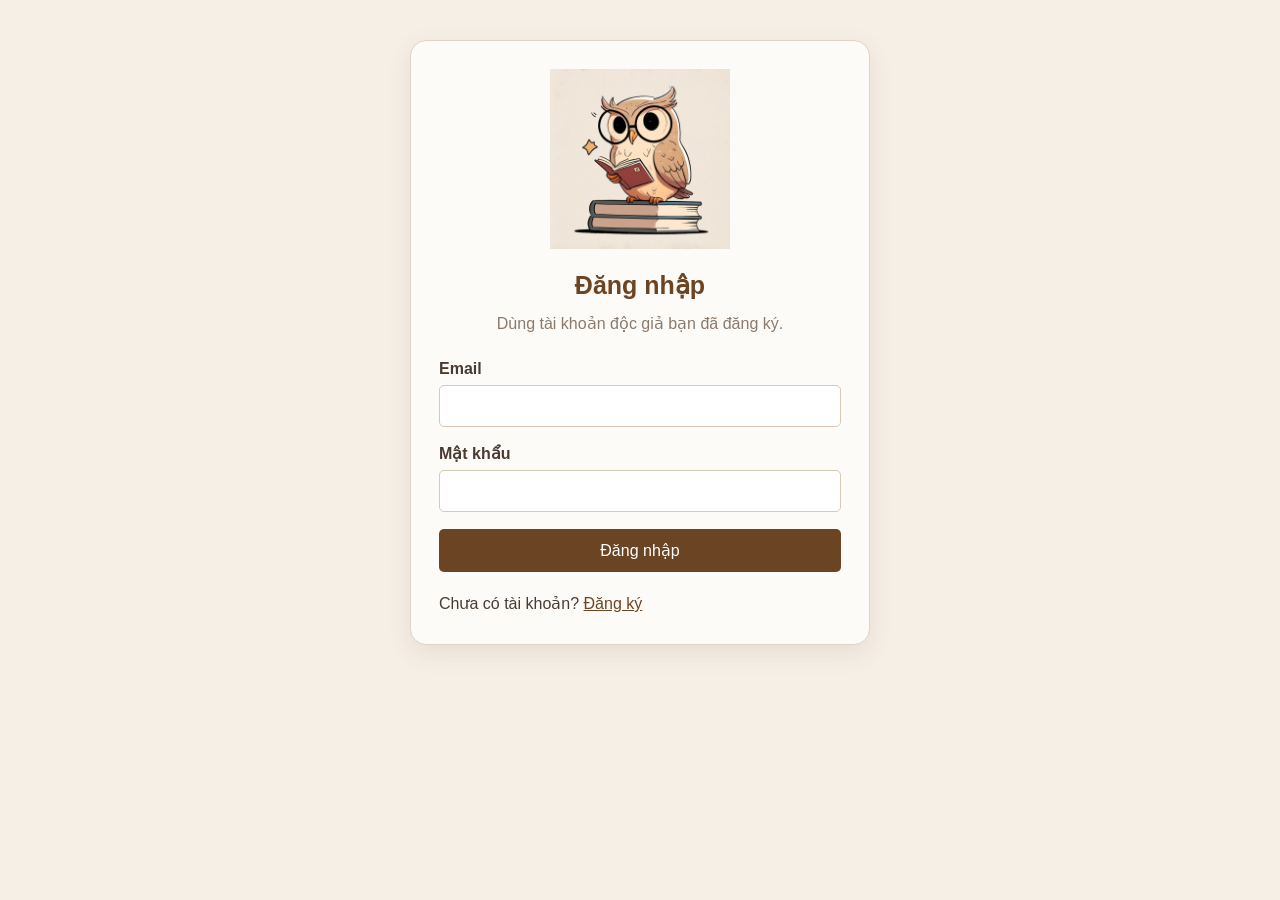
<file: public/admin/dashboard.html>
<!DOCTYPE html>
<html lang="vi">
<head>
    <meta charset="UTF-8">
    <meta name="viewport" content="width=device-width, initial-scale=1.0">
    <title>Tổng quan Hệ thống — Quản trị Thư viện</title>
    <link href="https://cdn.jsdelivr.net/npm/bootstrap@5.3.3/dist/css/bootstrap.min.css" rel="stylesheet">
    <link href="https://cdn.jsdelivr.net/npm/bootstrap-icons@1.11.3/font/bootstrap-icons.min.css" rel="stylesheet">
    <link rel="stylesheet" href="../assets/css/admin-users.css">
    <script src="https://cdn.jsdelivr.net/npm/bootstrap@5.3.3/dist/js/bootstrap.bundle.min.js" defer></script>
    <script src="../assets/js/api.js" defer></script>
    <script src="../assets/js/admin-dashboard.js" defer></script>
</head>
<body>
    <div id="app-wrapper" class="app-wrapper">
        <button id="btn-edge-toggle" type="button" class="sidebar-edge-toggle" title="Thu gọn / Mở rộng bảng điều hướng">
            <i id="edge-toggle-icon" class="bi bi-chevron-left"></i>
        </button>

        <aside class="purple-sidebar" aria-label="Bảng điều hướng quản trị">
            <div class="sidebar-inner">
                <a href="/admin/dashboard.html" class="sidebar-logo">THƯ VIỆN</a>

                <div class="sidebar-user-box">
                    <div class="sidebar-avatar">
                        <i class="bi bi-person-fill"></i>
                    </div>
                    <p id="sidebar-user-name" class="sidebar-user-name">Quản trị viên</p>
                    <p id="sidebar-user-role" class="sidebar-user-role">Quản trị hệ thống</p>
                </div>

                <ul class="sidebar-nav">
                    <li><a href="/admin/dashboard.html" class="sidebar-link active"><i class="bi bi-grid-1x2-fill"></i><span>Tổng quan (Dashboard)</span></a></li>
                    <li><a href="/admin/users.html" class="sidebar-link"><i class="bi bi-people-fill"></i><span>Quản lý độc giả</span></a></li>
                    <li><a href="/admin/loans.html" class="sidebar-link"><i class="bi bi-journal-arrow-up"></i><span>Quản lý mượn – trả</span></a></li>
                    <li><a href="/admin/books.html" class="sidebar-link"><i class="bi bi-book-half"></i><span>Quản lý kho sách</span></a></li>
                    <li><a href="/admin/categories.html" class="sidebar-link"><i class="bi bi-tags-fill"></i><span>Quản lý danh mục</span></a></li>
                    <li><a href="/index.html" class="sidebar-link"><i class="bi bi-search"></i><span>Tra cứu sách công khai</span></a></li>
                </ul>

                <ul class="sidebar-nav sidebar-nav-bottom">
                    <li><a href="/profile.html" class="sidebar-link"><i class="bi bi-person-gear"></i><span>Hồ sơ cá nhân</span></a></li>
                    <li><button id="btn-sidebar-logout" type="button" class="sidebar-link"><i class="bi bi-box-arrow-left"></i><span>Đăng xuất</span></button></li>
                </ul>
            </div>
        </aside>

        <div class="main-area">
            <header class="top-navbar">
                <div class="topbar-left">
                    <button id="btn-hamburger-toggle" type="button" class="btn-hamburger" title="Đóng / Mở menu điều hướng">
                        <i class="bi bi-list"></i>
                    </button>
                    <span class="fw-semibold text-secondary small">Bảng điều khiển Tổng quan &amp; Thống kê Hệ thống Thư viện</span>
                </div>

                <div class="topbar-right">
                    <div class="dropdown">
                        <button class="topbar-user-pill dropdown-toggle" type="button" data-bs-toggle="dropdown">
                            <span id="topbar-avatar-text" class="topbar-user-avatar">A</span>
                            <span id="topbar-user-name">Admin</span>
                        </button>
                        <ul class="dropdown-menu dropdown-menu-end shadow-sm border-0">
                            <li><a class="dropdown-item py-2" href="/profile.html"><i class="bi bi-person-badge me-2"></i>Hồ sơ cá nhân</a></li>
                            <li><a class="dropdown-item py-2" href="/index.html"><i class="bi bi-book me-2"></i>Trang tra cứu công khai</a></li>
                            <li><hr class="dropdown-divider"></li>
                            <li><button id="btn-topbar-logout" type="button" class="dropdown-item py-2 text-danger"><i class="bi bi-box-arrow-right me-2"></i>Đăng xuất</button></li>
                        </ul>
                    </div>
                </div>
            </header>

            <main class="content-container">
                <div class="page-heading-bar">
                    <div>
                        <h1 class="page-heading-title">Tổng quan Hệ thống (Dashboard)</h1>
                        <p class="page-heading-subtitle">Số liệu thống kê trực tiếp về độc giả, kho sách, danh mục, phiếu quá hạn và đầu sách mượn nhiều nhất.</p>
                    </div>
                    <div class="d-flex gap-2">
                        <a href="/admin/loans.html" class="btn btn-purple text-white">Xử lý phiếu mượn</a>
                        <button id="btn-refresh" type="button" class="btn btn-purple"><i class="bi bi-arrow-clockwise me-1"></i>Làm mới</button>
                    </div>
                </div>

                <div id="status-banner" class="alert d-none mb-3" role="alert"></div>

                <!-- 4 Thẻ KPI chính -->
                <div class="row g-3 mb-4">
                    <div class="col-md-3 col-sm-6">
                        <div class="kpi-card">
                            <div>
                                <div class="text-secondary small fw-semibold text-uppercase">Tổng độc giả</div>
                                <div id="kpi-members" class="fs-3 fw-bold text-dark mt-1">0</div>
                                <div id="kpi-members-sub" class="small text-secondary mt-1">—</div>
                            </div>
                            <div class="kpi-icon bg-primary-subtle text-primary"><i class="bi bi-people-fill"></i></div>
                        </div>
                    </div>
                    <div class="col-md-3 col-sm-6">
                        <div class="kpi-card">
                            <div>
                                <div class="text-secondary small fw-semibold text-uppercase">Bản sách khả dụng</div>
                                <div id="kpi-books" class="fs-3 fw-bold text-success mt-1">0 / 0</div>
                                <div id="kpi-books-sub" class="small text-secondary mt-1">—</div>
                            </div>
                            <div class="kpi-icon bg-success-subtle text-success"><i class="bi bi-book-half"></i></div>
                        </div>
                    </div>
                    <div class="col-md-3 col-sm-6">
                        <div class="kpi-card">
                            <div>
                                <div class="text-secondary small fw-semibold text-uppercase">Chờ duyệt / Đang mượn</div>
                                <div id="kpi-active-loans" class="fs-3 fw-bold text-warning-emphasis mt-1">0 / 0</div>
                                <div id="kpi-loans-sub" class="small text-secondary mt-1">—</div>
                            </div>
                            <div class="kpi-icon bg-warning-subtle text-warning-emphasis"><i class="bi bi-journal-arrow-up"></i></div>
                        </div>
                    </div>
                    <div class="col-md-3 col-sm-6">
                        <div class="kpi-card">
                            <div>
                                <div class="text-secondary small fw-semibold text-uppercase">Phiếu quá hạn</div>
                                <div id="kpi-overdue" class="fs-3 fw-bold text-danger mt-1">0</div>
                                <div class="small text-danger mt-1">Cần thu hồi sớm</div>
                            </div>
                            <div class="kpi-icon bg-danger-subtle text-danger"><i class="bi bi-exclamation-octagon-fill"></i></div>
                        </div>
                    </div>
                </div>

                <!-- Bảng 1: Đầu sách được mượn nhiều nhất -->
                <div class="workspace-card mb-4">
                    <div class="d-flex justify-content-between align-items-center mb-3">
                        <h2 class="h5 fw-bold mb-0"><i class="bi bi-trophy-fill text-warning me-2"></i>Top đầu sách được mượn nhiều nhất</h2>
                        <a href="/admin/books.html" class="btn btn-sm btn-purple text-white">Quản lý kho sách</a>
                    </div>
                    <div class="table-responsive">
                        <table class="table modern-table align-middle mb-0">
                            <thead>
                                <tr>
                                    <th>Mã sách</th>
                                    <th>Tên đầu sách</th>
                                    <th>Tác giả</th>
                                    <th>Danh mục</th>
                                    <th>Tồn kho (Còn / Tổng)</th>
                                    <th>Đang mượn</th>
                                    <th>Tổng lượt mượn</th>
                                </tr>
                            </thead>
                            <tbody id="top-books-tbody">
                                <tr><td colspan="7" class="text-center py-4 text-secondary">Đang tải thống kê...</td></tr>
                            </tbody>
                        </table>
                    </div>
                </div>

                <div class="row g-4">
                    <!-- Bảng 2: Cảnh báo phiếu mượn quá hạn -->
                    <div class="col-lg-7">
                        <div class="workspace-card h-100">
                            <div class="d-flex justify-content-between align-items-center mb-3">
                                <h2 class="h5 fw-bold mb-0 text-danger"><i class="bi bi-exclamation-triangle-fill me-2"></i>Danh sách phiếu mượn quá hạn</h2>
                                <a href="/admin/loans.html" class="btn btn-sm btn-danger text-white">Xử lý thu hồi</a>
                            </div>
                            <div class="table-responsive">
                                <table class="table modern-table align-middle mb-0">
                                    <thead>
                                        <tr>
                                            <th>Phiếu</th>
                                            <th>Độc giả</th>
                                            <th>Đầu sách</th>
                                            <th>Hạn trả</th>
                                            <th>Trễ hạn</th>
                                        </tr>
                                    </thead>
                                    <tbody id="overdue-loans-tbody">
                                        <tr><td colspan="5" class="text-center py-4 text-secondary">Đang tải danh sách quá hạn...</td></tr>
                                    </tbody>
                                </table>
                            </div>
                        </div>
                    </div>

                    <!-- Bảng 3: Phân bổ theo danh mục -->
                    <div class="col-lg-5">
                        <div class="workspace-card h-100">
                            <div class="d-flex justify-content-between align-items-center mb-3">
                                <h2 class="h5 fw-bold mb-0"><i class="bi bi-pie-chart-fill text-primary me-2"></i>Phân bổ sách theo danh mục</h2>
                                <a href="/admin/categories.html" class="btn btn-sm btn-purple text-white">Danh mục</a>
                            </div>
                            <div class="table-responsive">
                                <table class="table modern-table align-middle mb-0">
                                    <thead>
                                        <tr>
                                            <th>Danh mục</th>
                                            <th>Đầu sách</th>
                                            <th>Còn / Tổng bản</th>
                                        </tr>
                                    </thead>
                                    <tbody id="categories-breakdown-tbody">
                                        <tr><td colspan="3" class="text-center py-4 text-secondary">Đang tải...</td></tr>
                                    </tbody>
                                </table>
                            </div>
                        </div>
                    </div>
                </div>
            </main>
        </div>
    </div>
</body>
</html>
</file>
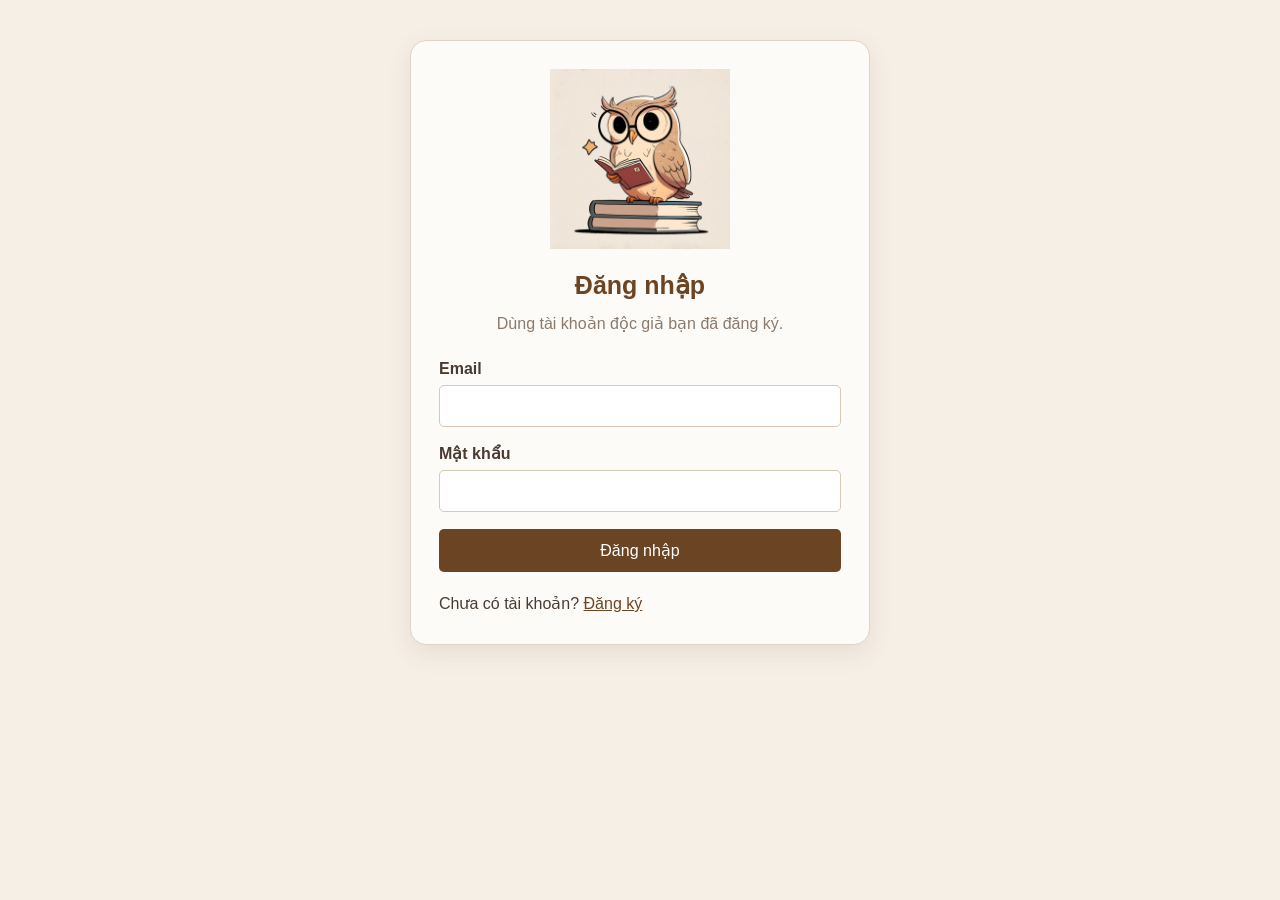
<file: public/admin/loans.html>
<!DOCTYPE html>
<html lang="vi">
<head>
    <meta charset="UTF-8">
    <meta name="viewport" content="width=device-width, initial-scale=1.0">
    <title>Quản lý Mượn – Trả Sách — Hệ thống Thư viện</title>
    <link href="https://cdn.jsdelivr.net/npm/bootstrap@5.3.3/dist/css/bootstrap.min.css" rel="stylesheet">
    <link href="https://cdn.jsdelivr.net/npm/bootstrap-icons@1.11.3/font/bootstrap-icons.min.css" rel="stylesheet">
    <link rel="stylesheet" href="../assets/css/admin-users.css">
    <script src="https://cdn.jsdelivr.net/npm/bootstrap@5.3.3/dist/js/bootstrap.bundle.min.js" defer></script>
    <script src="../assets/js/api.js" defer></script>
    <script src="../assets/js/admin-loans.js" defer></script>
</head>
<body>
    <div id="app-wrapper" class="app-wrapper">
        <!-- Nút tròn "<" đóng/mở Dashboard trên mép Sidebar giống mẫu Ảnh 1 -->
        <button id="btn-edge-toggle" type="button" class="sidebar-edge-toggle" title="Thu gọn / Mở rộng bảng điều hướng">
            <i id="edge-toggle-icon" class="bi bi-chevron-left"></i>
        </button>

        <!-- Sidebar tím đậm -->
        <aside class="purple-sidebar" aria-label="Bảng điều hướng quản trị">
            <div class="sidebar-inner">
                <a href="/admin/users.html" class="sidebar-logo">THƯ VIỆN</a>

                <div class="sidebar-user-box">
                    <div class="sidebar-avatar">
                        <i class="bi bi-person-fill"></i>
                    </div>
                    <p id="sidebar-user-name" class="sidebar-user-name">Quản trị viên</p>
                    <p id="sidebar-user-role" class="sidebar-user-role">Quản trị hệ thống</p>
                </div>

                <ul id="sidebar-nav-main" class="sidebar-nav"></ul>

                <ul class="sidebar-nav sidebar-nav-bottom">
                    <li>
                        <a href="/profile.html" class="sidebar-link">
                            <i class="bi bi-person-gear"></i>
                            <span>Hồ sơ cá nhân</span>
                        </a>
                    </li>
                    <li>
                        <button id="btn-sidebar-logout" type="button" class="sidebar-link">
                            <i class="bi bi-box-arrow-left"></i>
                            <span>Đăng xuất</span>
                        </button>
                    </li>
                </ul>
            </div>
        </aside>

        <!-- Khu vực chính bên phải -->
        <div class="main-area">
            <header class="top-navbar">
                <div class="topbar-left">
                    <button id="btn-hamburger-toggle" type="button" class="btn-hamburger" title="Đóng / Mở menu điều hướng">
                        <i class="bi bi-list"></i>
                    </button>

                    <form id="topbar-search-form" class="topbar-search-wrapper" role="search">
                        <i class="bi bi-search"></i>
                        <input
                            id="search-input"
                            type="search"
                            class="topbar-search-input"
                            maxlength="150"
                            placeholder="Tìm theo tên/email độc giả hoặc tên sách/tác giả..."
                        >
                    </form>
                </div>

                <div class="topbar-right">
                    <div class="dropdown">
                        <button
                            class="topbar-user-pill dropdown-toggle"
                            type="button"
                            data-bs-toggle="dropdown"
                            aria-expanded="false"
                        >
                            <span id="topbar-avatar-text" class="topbar-user-avatar">A</span>
                            <span id="topbar-user-name">Admin</span>
                        </button>
                        <ul class="dropdown-menu dropdown-menu-end shadow-sm border-0">
                            <li>
                                <a class="dropdown-item py-2" href="/profile.html">
                                    <i class="bi bi-person-badge me-2"></i>Hồ sơ cá nhân
                                </a>
                            </li>
                            <li><hr class="dropdown-divider"></li>
                            <li>
                                <button id="btn-topbar-logout" type="button" class="dropdown-item py-2 text-danger">
                                    <i class="bi bi-box-arrow-right me-2"></i>Đăng xuất
                                </button>
                            </li>
                        </ul>
                    </div>
                </div>
            </header>

            <main class="content-container">
                <div class="page-heading-bar">
                    <div>
                        <h1 class="page-heading-title">Quản lý Mượn – Trả Sách</h1>
                        <p class="page-heading-subtitle">
                            Xác nhận giao sách thực tế (hạn 14 ngày), từ chối yêu cầu hoặc nhận trả sách từ độc giả.
                        </p>
                    </div>
                    <div class="d-flex gap-2">
                        <button id="btn-reset-filter" type="button" class="btn btn-secondary text-white">
                            Đặt lại bộ lọc
                        </button>
                        <button id="btn-refresh" type="button" class="btn btn-purple">
                            <i class="bi bi-arrow-clockwise me-1"></i>Làm mới dữ liệu
                        </button>
                    </div>
                </div>

                <!-- 4 Thẻ thống kê nhanh -->
                <div class="row g-3 mb-4">
                    <div class="col-md-3 col-sm-6">
                        <div class="kpi-card">
                            <div>
                                <div class="text-secondary small fw-semibold text-uppercase">Chờ duyệt giao</div>
                                <div id="stat-pending" class="fs-3 fw-bold text-warning-emphasis mt-1">0</div>
                            </div>
                            <div class="kpi-icon bg-warning-subtle text-warning-emphasis">
                                <i class="bi bi-hourglass-split"></i>
                            </div>
                        </div>
                    </div>
                    <div class="col-md-3 col-sm-6">
                        <div class="kpi-card">
                            <div>
                                <div class="text-secondary small fw-semibold text-uppercase">Đang mượn</div>
                                <div id="stat-borrowed" class="fs-3 fw-bold text-primary mt-1">0</div>
                            </div>
                            <div class="kpi-icon bg-primary-subtle text-primary">
                                <i class="bi bi-journal-arrow-up"></i>
                            </div>
                        </div>
                    </div>
                    <div class="col-md-3 col-sm-6">
                        <div class="kpi-card">
                            <div>
                                <div class="text-secondary small fw-semibold text-uppercase">Đang quá hạn</div>
                                <div id="stat-overdue" class="fs-3 fw-bold text-danger mt-1">0</div>
                            </div>
                            <div class="kpi-icon bg-danger-subtle text-danger">
                                <i class="bi bi-exclamation-triangle-fill"></i>
                            </div>
                        </div>
                    </div>
                    <div class="col-md-3 col-sm-6">
                        <div class="kpi-card">
                            <div>
                                <div class="text-secondary small fw-semibold text-uppercase">Đã hoàn trả</div>
                                <div id="stat-returned" class="fs-3 fw-bold text-success mt-1">0</div>
                            </div>
                            <div class="kpi-icon bg-success-subtle text-success">
                                <i class="bi bi-journal-check"></i>
                            </div>
                        </div>
                    </div>
                </div>

                <!-- Thông báo -->
                <div id="status-banner" class="alert d-none mb-3" role="alert"></div>

                <!-- Card chính chia 2 cột giống mẫu Ảnh 1 -->
                <div class="workspace-card">
                    <div class="settings-split-layout">
                        <!-- Cột lọc trạng thái bên trái -->
                        <div class="settings-subnav">
                            <button type="button" class="settings-subnav-btn active" data-loan-status="">
                                <i class="bi bi-collection"></i>
                                <span>Tất cả phiếu mượn</span>
                            </button>
                            <button type="button" class="settings-subnav-btn" data-loan-status="pending">
                                <i class="bi bi-hourglass-split"></i>
                                <span>Chờ xử lý (Pending)</span>
                            </button>
                            <button type="button" class="settings-subnav-btn" data-loan-status="borrowed">
                                <i class="bi bi-book"></i>
                                <span>Đang mượn (Borrowed)</span>
                            </button>
                            <button type="button" class="settings-subnav-btn" data-loan-status="overdue">
                                <i class="bi bi-alarm"></i>
                                <span>Quá hạn (Overdue)</span>
                            </button>
                            <button type="button" class="settings-subnav-btn" data-loan-status="returned">
                                <i class="bi bi-check2-circle"></i>
                                <span>Đã trả (Returned)</span>
                            </button>
                            <button type="button" class="settings-subnav-btn" data-loan-status="rejected">
                                <i class="bi bi-x-circle"></i>
                                <span>Bị từ chối (Rejected)</span>
                            </button>
                            <button type="button" class="settings-subnav-btn" data-loan-status="cancelled">
                                <i class="bi bi-slash-circle"></i>
                                <span>Độc giả đã hủy</span>
                            </button>

                            <hr class="my-2 text-secondary opacity-25">

                            <div class="px-2 pt-1">
                                <label for="limit-select" class="form-label small fw-semibold text-secondary mb-1">
                                    Số dòng mỗi trang
                                </label>
                                <select id="limit-select" class="form-select form-select-sm">
                                    <option value="5">5 phiếu / trang</option>
                                    <option value="10" selected>10 phiếu / trang</option>
                                    <option value="20">20 phiếu / trang</option>
                                    <option value="50">50 phiếu / trang</option>
                                </select>
                            </div>
                        </div>

                        <!-- Cột phải: Bảng danh sách phiếu mượn -->
                        <div>
                            <div class="d-flex justify-content-between align-items-center flex-wrap gap-2 pb-3 mb-3 border-bottom">
                                <div>
                                    <h2 class="h5 fw-bold mb-1">Danh sách Phiếu Mượn – Trả</h2>
                                    <p class="text-secondary small mb-0">
                                        Mỗi thao tác Giao sách hoặc Nhận trả sách đều được bảo vệ bằng Transaction và khóa dòng chống xung đột.
                                    </p>
                                </div>
                            </div>

                            <div class="table-responsive">
                                <table class="table modern-table align-middle mb-0">
                                    <thead>
                                        <tr>
                                            <th>Mã phiếu</th>
                                            <th>Độc giả</th>
                                            <th>Đầu sách</th>
                                            <th>Mốc thời gian</th>
                                            <th>Trạng thái</th>
                                            <th class="text-end">Thao tác</th>
                                        </tr>
                                    </thead>
                                    <tbody id="loans-table-body">
                                        <tr>
                                            <td colspan="6" class="text-center py-4 text-secondary">
                                                Đang tải danh sách phiếu mượn...
                                            </td>
                                        </tr>
                                    </tbody>
                                </table>
                            </div>

                            <div class="d-flex justify-content-between align-items-center flex-wrap gap-2 pt-3 mt-2 border-top">
                                <span id="pagination-info" class="small text-secondary fw-medium">Đang tải...</span>
                                <div class="d-flex align-items-center gap-2">
                                    <button id="btn-prev-page" type="button" class="btn btn-sm btn-outline-secondary" disabled>
                                        <i class="bi bi-chevron-left"></i> Trước
                                    </button>
                                    <span id="page-indicator" class="small fw-semibold px-2">Trang 1 / 1</span>
                                    <button id="btn-next-page" type="button" class="btn btn-sm btn-outline-secondary" disabled>
                                        Sau <i class="bi bi-chevron-right"></i>
                                    </button>
                                </div>
                            </div>
                        </div>
                    </div>
                </div>
            </main>
        </div>
    </div>

    <!-- ======================================================================
         MODAL 1: CHI TIẾT PHIẾU MƯỢN
         ====================================================================== -->
    <div class="modal fade" id="loanDetailModal" tabindex="-1" aria-hidden="true">
        <div class="modal-dialog modal-lg modal-dialog-centered">
            <div class="modal-content border-0 shadow">
                <div class="modal-header bg-light">
                    <h5 class="modal-title fw-bold">
                        <i class="bi bi-file-earmark-text me-2 text-primary"></i>Chi tiết Phiếu Mượn
                    </h5>
                    <button type="button" class="btn-close" data-bs-dismiss="modal" aria-label="Đóng"></button>
                </div>
                <div class="modal-body p-4">
                    <div class="row g-3">
                        <div class="col-md-6">
                            <span class="profile-field-label">Mã phiếu mượn</span>
                            <div id="d-loan-id" class="profile-field-box">—</div>
                        </div>
                        <div class="col-md-6">
                            <span class="profile-field-label">Trạng thái hiện tại</span>
                            <div id="d-loan-status" class="profile-field-box">—</div>
                        </div>
                        <div class="col-md-6">
                            <span class="profile-field-label">Độc giả mượn</span>
                            <div id="d-loan-user" class="profile-field-box">—</div>
                        </div>
                        <div class="col-md-6">
                            <span class="profile-field-label">Đầu sách</span>
                            <div id="d-loan-book" class="profile-field-box">—</div>
                        </div>
                        <div class="col-md-4">
                            <span class="profile-field-label">Ngày gửi yêu cầu</span>
                            <div id="d-loan-req" class="profile-field-box">—</div>
                        </div>
                        <div class="col-md-4">
                            <span class="profile-field-label">Ngày giao sách</span>
                            <div id="d-loan-bor" class="profile-field-box">—</div>
                        </div>
                        <div class="col-md-4">
                            <span class="profile-field-label">Hạn trả (14 ngày)</span>
                            <div id="d-loan-due" class="profile-field-box">—</div>
                        </div>
                        <div class="col-md-6">
                            <span class="profile-field-label">Ngày trả thực tế</span>
                            <div id="d-loan-ret" class="profile-field-box">—</div>
                        </div>
                        <div class="col-md-6">
                            <span class="profile-field-label">Thủ thư xử lý</span>
                            <div id="d-loan-staff" class="profile-field-box">—</div>
                        </div>
                        <div id="d-reject-wrap" class="col-12" hidden>
                            <span class="profile-field-label text-danger">Lý do từ chối</span>
                            <div id="d-loan-reason" class="profile-field-box border-danger-subtle bg-danger-subtle text-danger"></div>
                        </div>
                    </div>
                </div>
                <div class="modal-footer bg-light">
                    <button type="button" class="btn btn-secondary" data-bs-dismiss="modal">Đóng</button>
                </div>
            </div>
        </div>
    </div>

    <!-- ======================================================================
         MODAL 2: XÁC NHẬN GIAO SÁCH HOẶC NHẬN TRẢ SÁCH
         ====================================================================== -->
    <div class="modal fade" id="loanConfirmModal" tabindex="-1" aria-hidden="true">
        <div class="modal-dialog modal-dialog-centered">
            <div class="modal-content border-0 shadow">
                <div class="modal-header">
                    <h5 id="loan-confirm-title" class="modal-title fw-bold">Xác nhận thao tác</h5>
                    <button type="button" class="btn-close" data-bs-dismiss="modal" aria-label="Đóng"></button>
                </div>
                <div class="modal-body">
                    <p id="loan-confirm-msg" class="fw-semibold mb-2"></p>
                    <p id="loan-confirm-note" class="text-secondary small mb-0"></p>
                </div>
                <div class="modal-footer">
                    <button type="button" class="btn btn-outline-secondary" data-bs-dismiss="modal">Hủy bỏ</button>
                    <button id="btn-loan-confirm-submit" type="button" class="btn btn-primary">Xác nhận</button>
                </div>
            </div>
        </div>
    </div>

    <!-- ======================================================================
         MODAL 3: TỪ CHỐI YÊU CẦU MƯỢN (BẮT BUỘC NHẬP LÝ DO 1-500 KÝ TỰ)
         ====================================================================== -->
    <div class="modal fade" id="loanRejectModal" tabindex="-1" aria-hidden="true">
        <div class="modal-dialog modal-dialog-centered">
            <div class="modal-content border-0 shadow">
                <form id="reject-loan-form">
                    <div class="modal-header bg-danger-subtle">
                        <h5 class="modal-title fw-bold text-danger-emphasis">
                            <i class="bi bi-x-octagon-fill me-2"></i>Từ chối Yêu cầu Mượn sách
                        </h5>
                        <button type="button" class="btn-close" data-bs-dismiss="modal" aria-label="Đóng"></button>
                    </div>
                    <div class="modal-body">
                        <p id="reject-loan-info" class="small fw-semibold text-dark mb-3"></p>
                        <div class="mb-2">
                            <label for="rejection-reason-input" class="form-label fw-bold small">
                                Lý do từ chối <span class="text-danger">*</span> (1 – 500 ký tự)
                            </label>
                            <textarea
                                id="rejection-reason-input"
                                class="form-control"
                                rows="3"
                                maxlength="500"
                                placeholder="Nhập lý do từ chối rõ ràng để độc giả nắm được..."
                                required
                            ></textarea>
                            <div id="rejection-reason-error" class="text-danger small mt-1"></div>
                        </div>
                    </div>
                    <div class="modal-footer">
                        <button type="button" class="btn btn-outline-secondary" data-bs-dismiss="modal">Hủy</button>
                        <button id="btn-reject-submit" type="submit" class="btn btn-danger">Xác nhận từ chối</button>
                    </div>
                </form>
            </div>
        </div>
    </div>
</body>
</html>
</file>
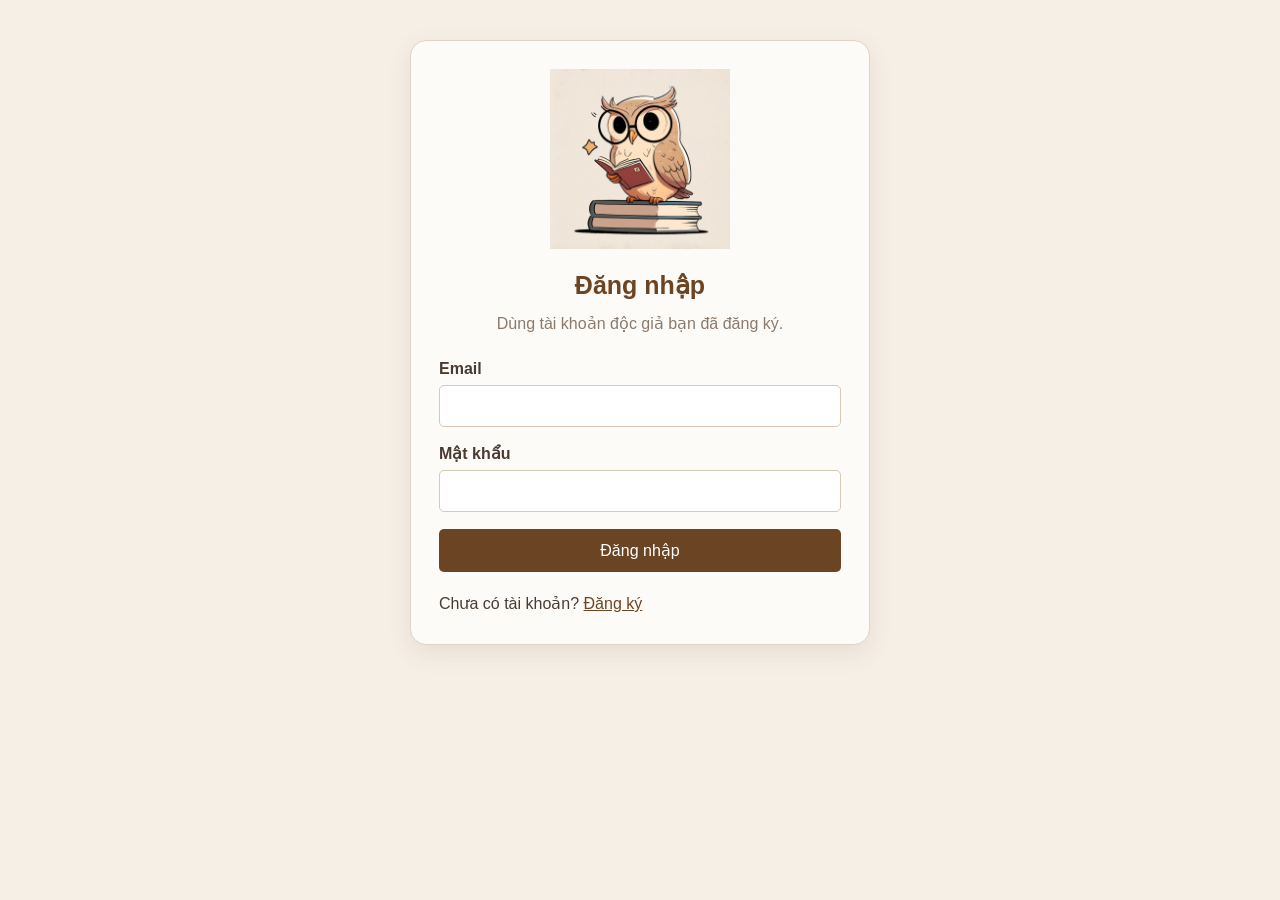
<file: public/admin/users.html>
<!DOCTYPE html>
<html lang="vi">
<head>
    <meta charset="UTF-8">
    <meta name="viewport" content="width=device-width, initial-scale=1.0">
    <title>Quản lý độc giả — Hệ thống Thư viện</title>
    <!-- Bootstrap 5.3 & Bootstrap Icons -->
    <link href="https://cdn.jsdelivr.net/npm/bootstrap@5.3.3/dist/css/bootstrap.min.css" rel="stylesheet">
    <link href="https://cdn.jsdelivr.net/npm/bootstrap-icons@1.11.3/font/bootstrap-icons.min.css" rel="stylesheet">
    <link rel="stylesheet" href="../assets/css/admin-users.css">
    <script src="https://cdn.jsdelivr.net/npm/bootstrap@5.3.3/dist/js/bootstrap.bundle.min.js" defer></script>
    <script src="../assets/js/api.js" defer></script>
    <script src="../assets/js/admin-users.js" defer></script>
</head>
<body>
    <div id="app-wrapper" class="app-wrapper">
        <!-- Nút tròn "<" đóng/mở nằm trên mép Sidebar đúng như mẫu Ảnh 1 -->
        <button id="btn-edge-toggle" type="button" class="sidebar-edge-toggle" title="Thu gọn / Mở rộng bảng điều hướng">
            <i id="edge-toggle-icon" class="bi bi-chevron-left"></i>
        </button>

        <!-- ==================================================================
             SIDEBAR TÍM ĐẬM BÊN TRÁI (CHỈ CHỨA CÁC CHỨC NĂNG TRONG DỰ ÁN)
             ================================================================== -->
        <aside class="purple-sidebar" aria-label="Bảng điều hướng quản trị">
            <div class="sidebar-inner">
                <a href="/admin/users.html" class="sidebar-logo">THƯ VIỆN</a>

                <!-- Cụm Avatar + Họ tên + Vai trò giống mẫu Ảnh 1 -->
                <div class="sidebar-user-box">
                    <div class="sidebar-avatar">
                        <i class="bi bi-person-fill"></i>
                    </div>
                    <p id="sidebar-user-name" class="sidebar-user-name">Quản trị viên</p>
                    <p id="sidebar-user-role" class="sidebar-user-role">Quản trị hệ thống</p>
                </div>

                <!-- Danh sách chức năng của dự án -->
                <ul id="sidebar-nav-main" class="sidebar-nav">
                    <!-- Được tạo từ cấu hình trong admin-users.js -->
                </ul>

                <!-- Cụm Hồ sơ cá nhân & Đăng xuất ở đáy Sidebar giống mẫu Ảnh 1 -->
                <ul class="sidebar-nav sidebar-nav-bottom">
                    <li>
                        <a href="/profile.html" class="sidebar-link">
                            <i class="bi bi-person-gear"></i>
                            <span>Hồ sơ cá nhân</span>
                        </a>
                    </li>
                    <li>
                        <button id="btn-sidebar-logout" type="button" class="sidebar-link">
                            <i class="bi bi-box-arrow-left"></i>
                            <span>Đăng xuất</span>
                        </button>
                    </li>
                </ul>
            </div>
        </aside>

        <!-- ==================================================================
             KHU VỰC CHÍNH BÊN PHẢI: TOPBAR + NỘI DUNG QUẢN LÝ ĐỘC GIẢ
             ================================================================== -->
        <div class="main-area">
            <!-- Thanh Topbar trắng giống mẫu Ảnh 1 (Không có chuông thông báo giả) -->
            <header class="top-navbar">
                <div class="topbar-left">
                    <!-- Nút 3 gạch ngang (Hamburger) đóng/mở Dashboard -->
                    <button id="btn-hamburger-toggle" type="button" class="btn-hamburger" title="Đóng / Mở menu điều hướng">
                        <i class="bi bi-list"></i>
                    </button>

                    <!-- Thanh Search tìm kiếm trực tiếp -->
                    <form id="topbar-search-form" class="topbar-search-wrapper" role="search">
                        <i class="bi bi-search"></i>
                        <input
                            id="search-input"
                            type="search"
                            class="topbar-search-input"
                            maxlength="150"
                            placeholder="Tìm kiếm độc giả theo họ tên hoặc email..."
                        >
                    </form>
                </div>

                <!-- Góc phải: Chỉ hiển thị Hồ sơ tài khoản đang đăng nhập -->
                <div class="topbar-right">
                    <div class="dropdown">
                        <button
                            class="topbar-user-pill dropdown-toggle"
                            type="button"
                            data-bs-toggle="dropdown"
                            aria-expanded="false"
                        >
                            <span id="topbar-avatar-text" class="topbar-user-avatar">A</span>
                            <span id="topbar-user-name">Admin</span>
                        </button>
                        <ul class="dropdown-menu dropdown-menu-end shadow-sm border-0">
                            <li>
                                <a class="dropdown-item py-2" href="/profile.html">
                                    <i class="bi bi-person-badge me-2"></i>Hồ sơ cá nhân
                                </a>
                            </li>
                            <li><hr class="dropdown-divider"></li>
                            <li>
                                <button id="btn-topbar-logout" type="button" class="dropdown-item py-2 text-danger">
                                    <i class="bi bi-box-arrow-right me-2"></i>Đăng xuất
                                </button>
                            </li>
                        </ul>
                    </div>
                </div>
            </header>

            <!-- Vùng Nội dung Quản lý Độc giả -->
            <main class="content-container">
                <!-- Tiêu đề trang + Nút hành động góc phải giống mẫu Ảnh 1 -->
                <div class="page-heading-bar">
                    <div>
                        <h1 class="page-heading-title">Quản lý Độc giả</h1>
                        <p class="page-heading-subtitle">
                            Quản lý danh sách tài khoản độc giả, xem lịch sử mượn trả, khóa/mở khóa hoặc xóa tài khoản.
                        </p>
                    </div>
                    <div class="d-flex gap-2">
                        <button id="btn-reset-filter" type="button" class="btn btn-secondary text-white">
                            Đặt lại bộ lọc
                        </button>
                        <button id="btn-refresh" type="button" class="btn btn-purple">
                            <i class="bi bi-arrow-clockwise me-1"></i>Làm mới dữ liệu
                        </button>
                    </div>
                </div>

                <!-- 3 Thẻ thống kê nhanh -->
                <div class="row g-3 mb-4">
                    <div class="col-md-4">
                        <div class="kpi-card">
                            <div>
                                <div class="text-secondary small fw-semibold text-uppercase">Tổng số độc giả</div>
                                <div id="stat-total-members" class="fs-3 fw-bold text-dark mt-1">0</div>
                            </div>
                            <div class="kpi-icon bg-primary-subtle text-primary">
                                <i class="bi bi-people-fill"></i>
                            </div>
                        </div>
                    </div>
                    <div class="col-md-4">
                        <div class="kpi-card">
                            <div>
                                <div class="text-secondary small fw-semibold text-uppercase">Đang hoạt động</div>
                                <div id="stat-active-members" class="fs-3 fw-bold text-success mt-1">0</div>
                            </div>
                            <div class="kpi-icon bg-success-subtle text-success">
                                <i class="bi bi-check-circle-fill"></i>
                            </div>
                        </div>
                    </div>
                    <div class="col-md-4">
                        <div class="kpi-card">
                            <div>
                                <div class="text-secondary small fw-semibold text-uppercase">Đã bị khóa</div>
                                <div id="stat-locked-members" class="fs-3 fw-bold text-danger mt-1">0</div>
                            </div>
                            <div class="kpi-icon bg-danger-subtle text-danger">
                                <i class="bi bi-lock-fill"></i>
                            </div>
                        </div>
                    </div>
                </div>

                <!-- Thông báo lỗi / thành công -->
                <div id="status-banner" class="alert d-none mb-3" role="alert"></div>

                <!-- Card chính chia 2 cột giống bố cục mẫu Ảnh 1 -->
                <div class="workspace-card">
                    <div class="settings-split-layout">
                        <!-- Cột trái bên trong Card: Menu lọc trạng thái giống Ảnh 1 -->
                        <div class="settings-subnav">
                            <button type="button" class="settings-subnav-btn active" data-status-filter="">
                                <i class="bi bi-info-circle"></i>
                                <span>Tất cả độc giả</span>
                            </button>
                            <button type="button" class="settings-subnav-btn" data-status-filter="1">
                                <i class="bi bi-shield-check"></i>
                                <span>Đang hoạt động</span>
                            </button>
                            <button type="button" class="settings-subnav-btn" data-status-filter="0">
                                <i class="bi bi-shield-lock"></i>
                                <span>Tài khoản đã khóa</span>
                            </button>

                            <hr class="my-2 text-secondary opacity-25">

                            <div class="px-2 pt-1">
                                <label for="limit-select" class="form-label small fw-semibold text-secondary mb-1">
                                    Số dòng mỗi trang
                                </label>
                                <select id="limit-select" class="form-select form-select-sm">
                                    <option value="5">5 độc giả / trang</option>
                                    <option value="10" selected>10 độc giả / trang</option>
                                    <option value="20">20 độc giả / trang</option>
                                    <option value="50">50 độc giả / trang</option>
                                </select>
                            </div>
                        </div>

                        <!-- Cột phải bên trong Card: Danh sách & Bảng thao tác -->
                        <div>
                            <div class="d-flex justify-content-between align-items-center flex-wrap gap-2 pb-3 mb-3 border-bottom">
                                <div>
                                    <h2 class="h5 fw-bold mb-1">Danh sách tài khoản Độc giả</h2>
                                    <p class="text-secondary small mb-0">
                                        Xem hồ sơ, khóa/mở khóa hoặc xóa tài khoản độc giả trong hệ thống.
                                    </p>
                                </div>
                            </div>

                            <div class="table-responsive">
                                <table class="table modern-table align-middle mb-0">
                                    <thead>
                                        <tr>
                                            <th>Mã ĐG</th>
                                            <th>Độc giả</th>
                                            <th>Ngày đăng ký</th>
                                            <th>Tình trạng mượn</th>
                                            <th>Trạng thái</th>
                                            <th class="text-end">Thao tác</th>
                                        </tr>
                                    </thead>
                                    <tbody id="users-table-body">
                                        <tr>
                                            <td colspan="6" class="text-center py-4 text-secondary">
                                                Đang tải danh sách độc giả...
                                            </td>
                                        </tr>
                                    </tbody>
                                </table>
                            </div>

                            <!-- Phân trang -->
                            <div class="d-flex justify-content-between align-items-center flex-wrap gap-2 pt-3 mt-2 border-top">
                                <span id="pagination-info" class="small text-secondary fw-medium">Đang tải...</span>
                                <div class="d-flex align-items-center gap-2">
                                    <button id="btn-prev-page" type="button" class="btn btn-sm btn-outline-secondary" disabled>
                                        <i class="bi bi-chevron-left"></i> Trước
                                    </button>
                                    <span id="page-indicator" class="small fw-semibold px-2">Trang 1 / 1</span>
                                    <button id="btn-next-page" type="button" class="btn btn-sm btn-outline-secondary" disabled>
                                        Sau <i class="bi bi-chevron-right"></i>
                                    </button>
                                </div>
                            </div>
                        </div>
                    </div>
                </div>
            </main>
        </div>
    </div>

    <!-- ======================================================================
         MODAL 1: XEM CHI TIẾT ĐỘC GIẢ & LỊCH SỬ MƯỢN TRẢ (DG03)
         ====================================================================== -->
    <div class="modal fade" id="detailModal" tabindex="-1" aria-labelledby="detailModalLabel" aria-hidden="true">
        <div class="modal-dialog modal-lg modal-dialog-centered modal-dialog-scrollable">
            <div class="modal-content border-0 shadow">
                <div class="modal-header bg-light">
                    <h5 class="modal-title fw-bold" id="detailModalLabel">
                        <i class="bi bi-person-vcard me-2 text-primary"></i>Hồ sơ chi tiết Độc giả
                    </h5>
                    <button type="button" class="btn-close" data-bs-dismiss="modal" aria-label="Đóng"></button>
                </div>
                <div class="modal-body p-4">
                    <div class="row g-3 mb-4">
                        <div class="col-md-6">
                            <span class="profile-field-label">Mã độc giả</span>
                            <div id="detail-id" class="profile-field-box">—</div>
                        </div>
                        <div class="col-md-6">
                            <span class="profile-field-label">Trạng thái tài khoản</span>
                            <div id="detail-status" class="profile-field-box">—</div>
                        </div>
                        <div class="col-md-6">
                            <span class="profile-field-label">Họ và tên</span>
                            <div id="detail-name" class="profile-field-box">—</div>
                        </div>
                        <div class="col-md-6">
                            <span class="profile-field-label">Địa chỉ Email</span>
                            <div id="detail-email" class="profile-field-box">—</div>
                        </div>
                        <div class="col-md-6">
                            <span class="profile-field-label">Vai trò</span>
                            <div id="detail-role" class="profile-field-box">Độc giả (Member)</div>
                        </div>
                        <div class="col-md-6">
                            <span class="profile-field-label">Ngày đăng ký</span>
                            <div id="detail-created" class="profile-field-box">—</div>
                        </div>
                    </div>

                    <h6 class="fw-bold mb-3">Thống kê mượn – trả sách</h6>
                    <div class="row g-2 mb-4 text-center">
                        <div class="col-3">
                            <div class="p-2 border rounded-3 bg-warning-subtle">
                                <div id="detail-stat-pending" class="fs-5 fw-bold text-dark">0</div>
                                <div class="small text-secondary">Chờ xử lý</div>
                            </div>
                        </div>
                        <div class="col-3">
                            <div class="p-2 border rounded-3 bg-primary-subtle">
                                <div id="detail-stat-borrowed" class="fs-5 fw-bold text-primary">0</div>
                                <div class="small text-secondary">Đang mượn</div>
                            </div>
                        </div>
                        <div class="col-3">
                            <div class="p-2 border rounded-3 bg-success-subtle">
                                <div id="detail-stat-returned" class="fs-5 fw-bold text-success">0</div>
                                <div class="small text-secondary">Đã trả</div>
                            </div>
                        </div>
                        <div class="col-3">
                            <div class="p-2 border rounded-3 bg-danger-subtle">
                                <div id="detail-stat-overdue" class="fs-5 fw-bold text-danger">0</div>
                                <div class="small text-secondary">Quá hạn</div>
                            </div>
                        </div>
                    </div>

                    <h6 class="fw-bold mb-2">Lịch sử phiếu mượn gần đây</h6>
                    <div class="table-responsive border rounded-3">
                        <table class="table table-sm modern-table align-middle mb-0">
                            <thead>
                                <tr>
                                    <th>Mã phiếu</th>
                                    <th>Đầu sách</th>
                                    <th>Ngày yêu cầu</th>
                                    <th>Hạn trả</th>
                                    <th>Trạng thái</th>
                                </tr>
                            </thead>
                            <tbody id="detail-loans-body">
                                <tr>
                                    <td colspan="5" class="text-center py-3 text-secondary">Chưa có dữ liệu.</td>
                                </tr>
                            </tbody>
                        </table>
                    </div>
                </div>
                <div class="modal-footer bg-light">
                    <button type="button" class="btn btn-secondary" data-bs-dismiss="modal">Đóng</button>
                </div>
            </div>
        </div>
    </div>

    <!-- ======================================================================
         MODAL 2: XÁC NHẬN KHÓA / MỞ KHÓA HOẶC XÓA ĐỘC GIẢ (DG04 & DELETE)
         ====================================================================== -->
    <div class="modal fade" id="actionConfirmModal" tabindex="-1" aria-labelledby="actionConfirmTitle" aria-hidden="true">
        <div class="modal-dialog modal-dialog-centered">
            <div class="modal-content border-0 shadow">
                <div class="modal-header">
                    <h5 class="modal-title fw-bold" id="actionConfirmTitle">Xác nhận thao tác</h5>
                    <button type="button" class="btn-close" data-bs-dismiss="modal" aria-label="Đóng"></button>
                </div>
                <div class="modal-body">
                    <p id="action-confirm-message" class="fw-semibold mb-2"></p>
                    <p id="action-confirm-note" class="text-secondary small mb-0"></p>
                </div>
                <div class="modal-footer">
                    <button type="button" class="btn btn-outline-secondary" data-bs-dismiss="modal">Hủy bỏ</button>
                    <button id="btn-confirm-submit" type="button" class="btn btn-primary">Xác nhận</button>
                </div>
            </div>
        </div>
    </div>
</body>
</html>
</file>
<file: public/assets/css/member-library.css>
/* ==========================================================================
   GIAO DIỆN THƯ VIỆN & MƯỢN SÁCH ĐỘC GIẢ (THEO MẪU ẢNH 2 - READOWL SHELVES)
   Dễ dàng chỉnh sửa màu sắc, kệ sách tại :root bên dưới.
   ========================================================================== */
:root {
    --owl-outer-bg: #eef1f6;
    --owl-frame-bg: #fdfbf7;
    --owl-canvas-bg: #f6efe6;
    --owl-sidebar-width: 245px;
    --owl-text-main: #4a3b32;
    --owl-text-muted: #8c7a6b;
    --owl-accent: #8b5e3c;
    --owl-pill-active: #efe6da;
    --owl-pill-border: #d8c8b4;
    --owl-shelf-top: #f3eadf;
    --owl-shelf-front: #e5d8c7;
    --owl-shelf-shadow: rgba(74, 59, 50, 0.14);
}

* {
    box-sizing: border-box;
}

body {
    margin: 0;
    padding: 0;
    background: var(--owl-outer-bg);
    color: var(--owl-text-main);
    font-family: 'Inter', 'Segoe UI', Roboto, Helvetica, Arial, sans-serif;
    min-height: 100vh;
}

/* Khung hiển thị linh hoạt tự thích ứng theo mọi độ phân giải */
.readowl-shell {
    width: 100%;
    max-width: 100%;
    min-height: 100vh;
    margin: 0;
    background: var(--owl-frame-bg);
    border-radius: 0;
    box-shadow: none;
    display: flex;
    position: relative;
    overflow: hidden;
}

/* ==========================================================================
   1. SIDEBAR BÊN TRÁI (CÓ NÚT "<" VÀ NÚT 3 GẠCH NGANG ĐỂ ĐÓNG/MỞ)
   ========================================================================== */
.readowl-sidebar {
    width: var(--owl-sidebar-width);
    flex-shrink: 0;
    background: var(--owl-frame-bg);
    border-right: 2px dashed #e2d7c8;
    padding: 24px 16px 20px;
    display: flex;
    flex-direction: column;
    height: 100vh;
    max-height: 100vh;
    position: sticky;
    top: 0;
    overflow-y: auto;
    overflow-x: hidden;
    scrollbar-width: thin;
    scrollbar-color: #dfd3c3 transparent;
    transition: width 0.28s ease, padding 0.28s ease, opacity 0.2s ease, transform 0.28s ease;
    z-index: 20;
}

.readowl-shell.sidebar-collapsed .readowl-sidebar {
    width: 0;
    padding-left: 0;
    padding-right: 0;
    border-right: none;
    overflow: hidden;
    opacity: 0;
}

/* Nút tròn "<" đóng/mở nằm trên đường kẻ phân cách giống yêu cầu */
.readowl-edge-toggle {
    position: absolute;
    top: 30px;
    left: calc(var(--owl-sidebar-width) - 15px);
    width: 30px;
    height: 30px;
    border-radius: 50%;
    background: #ffffff;
    color: var(--owl-text-main);
    border: 1px solid #dfd3c3;
    box-shadow: 0 3px 8px rgba(74, 59, 50, 0.12);
    display: flex;
    align-items: center;
    justify-content: center;
    cursor: pointer;
    z-index: 30;
    transition: left 0.28s ease, transform 0.18s ease;
    font-size: 13px;
}

.readowl-edge-toggle:hover {
    background: var(--owl-pill-active);
    transform: scale(1.07);
}

.readowl-shell.sidebar-collapsed .readowl-edge-toggle {
    left: 14px;
}

/* Logo Cú mèo Readowl / Thư viện giống mẫu Ảnh 2 */
.readowl-brand {
    text-align: center;
    margin-bottom: 32px;
    text-decoration: none;
    color: var(--owl-text-main);
    display: block;
}

.readowl-brand .owl-glasses {
    font-size: 24px;
    color: #c88a4b;
    line-height: 1;
    display: block;
}

.readowl-brand .brand-word {
    font-family: Georgia, 'Times New Roman', serif;
    font-size: 26px;
    font-weight: 700;
    color: #6b4423;
    letter-spacing: -0.5px;
}

/* Menu điều hướng độc giả (Không chứa bất kỳ chức năng Admin nào) */
.readowl-nav {
    list-style: none;
    padding: 0;
    margin: 0;
    display: flex;
    flex-direction: column;
    gap: 8px;
}

.readowl-nav-btn {
    width: 100%;
    display: flex;
    align-items: center;
    gap: 12px;
    padding: 11px 16px;
    border-radius: 12px;
    border: 1px solid transparent;
    background: transparent;
    color: var(--owl-text-muted);
    font-size: 14.5px;
    font-weight: 600;
    text-align: left;
    text-decoration: none;
    cursor: pointer;
    transition: all 0.18s ease;
}

.readowl-nav-btn i {
    font-size: 17px;
}

.readowl-nav-btn:hover {
    color: var(--owl-text-main);
    background: rgba(239, 230, 218, 0.55);
}

.readowl-nav-btn.active {
    background: var(--owl-pill-active);
    border-color: var(--owl-pill-border);
    color: var(--owl-text-main);
    font-weight: 700;
}

/* Hộp "Đang mượn (Continue reading)" ở góc dưới bên trái giống Ảnh 2 */
.continue-reading-box {
    margin-top: auto;
    background: #e6e7eb;
    border-radius: 18px;
    padding: 14px 14px 16px;
    text-align: center;
    margin-bottom: 12px;
}

.continue-reading-title {
    font-size: 11.5px;
    font-weight: 700;
    color: #525866;
    margin: 0 0 10px;
}

.mini-book-cover {
    width: 88px;
    height: 124px;
    margin: 0 auto 10px;
    border-radius: 4px 8px 8px 4px;
    box-shadow: 0 6px 14px rgba(15, 23, 42, 0.22);
    padding: 10px 8px;
    color: #ffffff;
    display: flex;
    flex-direction: column;
    justify-content: space-between;
    text-align: left;
    font-size: 10px;
    font-weight: 700;
    overflow: hidden;
}

.mini-progress-track {
    height: 6px;
    background: #d8d5ce;
    border-radius: 999px;
    overflow: hidden;
    width: 85%;
    margin: 0 auto;
}

.mini-progress-bar {
    height: 100%;
    background: #b5926b;
    border-radius: 999px;
}

/* Thanh thông tin User ở đáy Sidebar giống "Stephan >" trong Ảnh 2 */
.sidebar-member-pill {
    display: flex;
    align-items: center;
    justify-content: space-between;
    background: #f4efe8;
    border: 1px solid #e4d9c8;
    border-radius: 14px;
    padding: 8px 12px;
    text-decoration: none;
    color: var(--owl-text-main);
    transition: background 0.15s ease;
}

.sidebar-member-pill:hover {
    background: #ebe2d5;
    color: var(--owl-text-main);
}

.member-pill-avatar {
    width: 30px;
    height: 30px;
    border-radius: 50%;
    background: #8b5e3c;
    color: #ffffff;
    display: inline-flex;
    align-items: center;
    justify-content: center;
    font-size: 13px;
    font-weight: 700;
}

/* ==========================================================================
   2. KHU VỰC KỆ SÁCH CHÍNH BÊN PHẢI (MAIN BOOKSHELF CANVAS)
   ========================================================================== */
.readowl-main {
    flex: 1;
    min-width: 0;
    padding: 20px;
    display: flex;
    flex-direction: column;
}

.readowl-canvas {
    background: var(--owl-canvas-bg);
    border-radius: 22px;
    padding: 24px 32px 36px;
    flex: 1;
    box-shadow: inset 0 2px 6px rgba(74, 59, 50, 0.04);
}

/* Thanh công cụ phía trên cùng (Tabs + Search in My library) giống Ảnh 2 */
.canvas-topbar {
    background: #fdfbf7;
    border-radius: 14px;
    padding: 8px 14px;
    display: flex;
    align-items: center;
    gap: 12px;
    box-shadow: 0 3px 12px rgba(74, 59, 50, 0.06);
    margin-bottom: 28px;
    flex-wrap: wrap;
}

.btn-owl-hamburger {
    width: 36px;
    height: 36px;
    border-radius: 9px;
    border: 1px solid #e4d9c8;
    background: #ffffff;
    color: var(--owl-text-main);
    display: inline-flex;
    align-items: center;
    justify-content: center;
    font-size: 18px;
    cursor: pointer;
}

.btn-owl-hamburger:hover {
    background: var(--owl-pill-active);
}

.canvas-tabs {
    display: flex;
    align-items: center;
    gap: 6px;
}

.canvas-tab-btn {
    border: none;
    background: transparent;
    color: var(--owl-text-muted);
    font-size: 13.5px;
    font-weight: 700;
    padding: 7px 16px;
    border-radius: 10px;
    cursor: pointer;
    transition: all 0.15s ease;
}

.canvas-tab-btn.active {
    background: var(--owl-pill-active);
    color: var(--owl-text-main);
}

.canvas-search-box {
    flex: 1;
    min-width: 200px;
    position: relative;
}

.canvas-search-box i {
    position: absolute;
    left: 14px;
    top: 50%;
    transform: translateY(-50%);
    color: #9c8c7c;
}

.canvas-search-input {
    width: 100%;
    border: none;
    background: #f1ede7;
    border-radius: 10px;
    padding: 8px 14px 8px 38px;
    font-size: 13.5px;
    color: var(--owl-text-main);
}

.canvas-search-input:focus {
    outline: 2px solid #d8c8b4;
    background: #ffffff;
}

/* ==========================================================================
   3. KỆ SÁCH 3D & BÌA SÁCH (BOOKSHELVES & COVERS GIỐNG MẪU ẢNH 2)
   ========================================================================== */
.shelf-section {
    margin-bottom: 34px;
}

.shelf-header {
    display: flex;
    align-items: center;
    justify-content: space-between;
    margin-bottom: 16px;
}

.shelf-title {
    margin: 0;
    font-size: 17px;
    font-weight: 700;
    color: #6b5748;
}

.shelf-action-link {
    background: transparent;
    border: none;
    color: #6b5748;
    font-size: 13px;
    font-weight: 700;
    cursor: pointer;
    display: inline-flex;
    align-items: center;
    gap: 5px;
}

.shelf-action-link:hover {
    text-decoration: underline;
}

/* Dãy sách đặt trên kệ */
.books-row {
    display: grid;
    grid-template-columns: repeat(auto-fill, minmax(128px, 1fr));
    gap: 24px;
    align-items: end;
    padding: 0 14px;
    position: relative;
    z-index: 2;
}

.book-item {
    display: flex;
    flex-direction: column;
    align-items: center;
    cursor: pointer;
    transition: transform 0.2s ease;
}

.book-item:hover {
    transform: translateY(-6px);
}

/* Bìa sách có gáy nổi như sách thật */
.book-cover-card {
    width: 118px;
    height: 168px;
    border-radius: 3px 8px 8px 3px;
    box-shadow: -4px 6px 14px rgba(15, 23, 42, 0.22), inset 4px 0 8px rgba(255, 255, 255, 0.2);
    padding: 12px 10px;
    color: #ffffff;
    display: flex;
    flex-direction: column;
    justify-content: space-between;
    position: relative;
    overflow: hidden;
}

.book-cover-card::before {
    content: '';
    position: absolute;
    left: 0;
    top: 0;
    bottom: 0;
    width: 6px;
    background: rgba(0, 0, 0, 0.22);
}

.book-cover-category {
    display: -webkit-box;
    -webkit-line-clamp: 2;
    -webkit-box-orient: vertical;
    overflow: hidden;
    overflow-wrap: anywhere;
    line-height: 1.35;
    font-size: 9px;
    font-weight: 700;
    text-transform: uppercase;
    letter-spacing: 0.6px;
    opacity: 0.88;
}

.book-cover-title {
    font-family: Georgia, serif;
    font-size: 13px;
    font-weight: 700;
    line-height: 1.25;
    display: -webkit-box;
    -webkit-line-clamp: 4;
    -webkit-box-orient: vertical;
    overflow: hidden;
}

.book-cover-author {
    font-size: 10px;
    opacity: 0.9;
    white-space: nowrap;
    overflow: hidden;
    text-overflow: ellipsis;
}

/* Nhan so luong nam trong phan chu thich, ben ngoai bia sach. */
.book-stock-tag {
    position: static;
    display: inline-flex;
    align-items: center;
    justify-content: center;
    align-self: center;
    max-width: 100%;
    margin-top: 8px;
    padding: 4px 9px;
    border: 1px solid #cddfce;
    border-radius: 999px;
    background: #edf5ee;
    color: #326848;
    font-size: 11px;
    font-weight: 700;
    line-height: 1.4;
    white-space: normal;
    overflow-wrap: anywhere;
}

.book-stock-tag--empty,
.book-stock-tag--returned {
    background: #f0ece7;
    color: #76685c;
    border-color: #ded5ca;
}

.book-stock-tag--pending {
    background: #fff3dc;
    color: #8b5b12;
    border-color: #ead4ac;
}

.book-stock-tag--borrowed {
    background: #e9f0fc;
    color: #345b92;
    border-color: #cbd8ef;
}

/* Thanh kệ gỗ/kem 3D đỡ bên dưới hàng sách đúng như Ảnh 2 */
.shelf-ledge {
    height: 14px;
    background: linear-gradient(180deg, var(--owl-shelf-top) 0%, var(--owl-shelf-front) 100%);
    border-radius: 6px;
    box-shadow: 0 8px 14px var(--owl-shelf-shadow);
    margin-top: -2px;
    position: relative;
    z-index: 1;
}

/* Thanh trạng thái dưới chân từng cuốn sách đang mượn giống Ảnh 2 */
.book-progress-strip {
    width: 96px;
    height: 5px;
    background: #dfd5c7;
    border-radius: 999px;
    margin-top: 8px;
    overflow: hidden;
}

.book-progress-fill {
    height: 100%;
    background: #b58d63;
    border-radius: 999px;
}

.book-caption {
    display: flex;
    flex-direction: column;
    width: 100%;
    max-width: 148px;
    min-width: 0;
    margin-top: 14px;
    text-align: center;
}

.book-caption-title {
    display: -webkit-box;
    -webkit-line-clamp: 2;
    -webkit-box-orient: vertical;
    min-height: 2.8em;
    font-size: 12.5px;
    font-weight: 700;
    line-height: 1.4;
    color: var(--owl-text-main);
    white-space: normal;
    overflow: hidden;
    overflow-wrap: anywhere;
}

.book-caption-sub {
    display: -webkit-box;
    -webkit-line-clamp: 2;
    -webkit-box-orient: vertical;
    min-height: 2.8em;
    margin-top: 4px;
    font-size: 11px;
    line-height: 1.4;
    color: var(--owl-text-muted);
    overflow: hidden;
    overflow-wrap: anywhere;
}

/* ==========================================================================
   BUTTONS: CHỮ TRẮNG NỀN MÀU THEO YÊU CẦU (ÁP DỤNG MỌI TRANG)
   ========================================================================== */
.table .btn,
.modern-table .btn {
    color: #ffffff !important;
    font-weight: 600;
    border-radius: 6px;
    padding: 5px 12px;
    display: inline-flex;
    align-items: center;
    justify-content: center;
    gap: 4px;
    white-space: nowrap;
    text-decoration: none !important;
}

.table .btn-danger,
.table .btn-outline-danger,
.modern-table .btn-danger,
.modern-table .btn-outline-danger,
.btn-danger,
.btn-outline-danger {
    background-color: #dc2626 !important;
    border-color: #dc2626 !important;
    color: #ffffff !important;
}
.table .btn-danger:hover,
.table .btn-outline-danger:hover,
.modern-table .btn-danger:hover,
.modern-table .btn-outline-danger:hover,
.btn-danger:hover,
.btn-outline-danger:hover {
    background-color: #b91c1c !important;
    border-color: #b91c1c !important;
    color: #ffffff !important;
}

.table .btn-purple,
.table .btn-outline-purple,
.modern-table .btn-purple,
.modern-table .btn-outline-purple,
.btn-purple,
.btn-outline-purple {
    background: linear-gradient(135deg, #4f46e5 0%, #3730a3 100%) !important;
    border-color: #4338ca !important;
    color: #ffffff !important;
}

.table .btn-primary,
.table .btn-outline-primary,
.modern-table .btn-primary,
.modern-table .btn-outline-primary {
    background-color: #2563eb !important;
    border-color: #2563eb !important;
    color: #ffffff !important;
}

.table .btn-success,
.table .btn-outline-success,
.modern-table .btn-success,
.modern-table .btn-outline-success {
    background-color: #16a34a !important;
    border-color: #16a34a !important;
    color: #ffffff !important;
}

.table .btn-warning,
.table .btn-outline-warning,
.modern-table .btn-warning,
.modern-table .btn-outline-warning {
    background-color: #d97706 !important;
    border-color: #d97706 !important;
    color: #ffffff !important;
}

@media (max-width: 991.98px) {
    body {
        padding: 0;
    }
    .readowl-shell {
        border-radius: 0;
        min-height: 100vh;
    }
    .readowl-sidebar,
    body.admin-theme-mode .readowl-sidebar {
        position: fixed !important;
        top: 0;
        left: 0;
        bottom: 0;
        height: 100vh;
        width: 270px !important;
        max-width: 82vw;
        z-index: 1060;
        transform: translateX(0);
        box-shadow: 6px 0 25px rgba(15, 23, 42, 0.28);
        transition: transform 0.28s cubic-bezier(0.4, 0, 0.2, 1);
        background: #fdfbf7;
        border-right: 1px solid #e4d9c8;
        padding: 24px 16px 20px !important;
        overflow-y: auto !important;
    }

    body.admin-theme-mode .readowl-sidebar {
        background: linear-gradient(180deg, #32047a 0%, #240154 100%) !important;
        border-right: none !important;
    }

    .readowl-shell.sidebar-collapsed .readowl-sidebar,
    body.admin-theme-mode .readowl-shell.sidebar-collapsed .readowl-sidebar {
        transform: translateX(-105%) !important;
        width: 270px !important;
        padding: 24px 16px 20px !important;
        opacity: 1 !important;
        pointer-events: none;
    }

    .readowl-edge-toggle {
        display: none !important;
    }

    .readowl-canvas {
        padding: 18px 14px;
    }

    .canvas-topbar {
        padding: 10px 12px;
        gap: 8px;
        margin-bottom: 20px;
    }
}

@media (max-width: 576px) {
    .readowl-canvas {
        padding: 14px 10px;
    }

    .canvas-topbar {
        padding: 8px 10px;
        gap: 8px;
    }

    .canvas-tabs {
        width: 100%;
        overflow-x: auto;
        white-space: nowrap;
        padding-bottom: 4px;
    }

    .canvas-search-box {
        width: 100%;
        flex: 1 1 100%;
    }

    .books-row {
        grid-template-columns: repeat(auto-fill, minmax(110px, 1fr));
        gap: 16px;
        padding: 0 4px;
    }

    .book-cover-card {
        width: 108px;
        height: 154px;
        padding: 10px 8px;
    }

    .book-cover-title {
        font-size: 11.5px;
    }

    .book-caption-card {
        max-width: 120px;
    }
}

/* ==========================================================================
   4. CHẾ ĐỘ ADMIN THEME (TỰ ĐỘNG BẬT KHI TÀI KHOẢN ĐĂNG NHẬP LÀ ADMIN)
   Đồng bộ 100% Sidebar tím đậm + Topbar trắng + Workspace Card giống hệt trang Admin
   ========================================================================== */
.admin-only-block {
    display: none !important;
}

body.admin-theme-mode {
    padding: 0;
    background: #f4f5f9;
    color: #1e293b;
}

body.admin-theme-mode .admin-only-block {
    display: flex !important;
}

body.admin-theme-mode .sidebar-user-box.admin-only-block,
body.admin-theme-mode .sidebar-logo.admin-only-block {
    display: block !important;
}

body.admin-theme-mode .owl-only-block {
    display: none !important;
}

body.admin-theme-mode .readowl-shell {
    max-width: none;
    min-height: 100vh;
    margin: 0;
    background: #f4f5f9;
    border-radius: 0;
    box-shadow: none;
    overflow: visible;
}

body.admin-theme-mode .readowl-sidebar {
    width: 260px;
    background: linear-gradient(180deg, #32047a 0%, #240154 100%);
    color: #ffffff;
    border-right: none;
    padding: 28px 18px 22px;
    position: sticky;
    top: 0;
    height: 100vh;
}

body.admin-theme-mode .readowl-shell.sidebar-collapsed .readowl-sidebar {
    width: 0;
    padding-left: 0;
    padding-right: 0;
}

body.admin-theme-mode .readowl-edge-toggle {
    position: fixed;
    top: 24px;
    left: 244px;
    width: 32px;
    height: 32px;
    color: #2e026d;
    border: 1px solid #e2e8f0;
    box-shadow: 0 3px 10px rgba(15, 23, 42, 0.16);
}

body.admin-theme-mode .readowl-shell.sidebar-collapsed .readowl-edge-toggle {
    left: 12px;
}

body.admin-theme-mode .sidebar-logo {
    text-align: center;
    font-size: 16px;
    font-weight: 800;
    letter-spacing: 2px;
    color: #ffffff;
    text-transform: uppercase;
    margin-bottom: 26px;
    text-decoration: none;
}

body.admin-theme-mode .sidebar-user-box {
    text-align: center;
    margin-bottom: 28px;
    padding: 0 8px;
}

body.admin-theme-mode .sidebar-avatar {
    width: 62px;
    height: 62px;
    border-radius: 50%;
    background: #cbd5e1;
    color: #334155;
    display: inline-flex;
    align-items: center;
    justify-content: center;
    font-size: 26px;
    margin-bottom: 10px;
    border: 2px solid rgba(255, 255, 255, 0.35);
}

body.admin-theme-mode .sidebar-user-name {
    margin: 0;
    font-size: 15px;
    font-weight: 700;
    color: #ffffff;
}

body.admin-theme-mode .sidebar-user-role {
    margin: 2px 0 0;
    font-size: 12px;
    color: rgba(255, 255, 255, 0.68);
}

body.admin-theme-mode .readowl-nav {
    gap: 6px;
}

body.admin-theme-mode .readowl-nav-bottom {
    margin-top: auto;
    padding-top: 16px;
    border-top: 1px solid rgba(255, 255, 255, 0.12);
}

body.admin-theme-mode .readowl-nav-btn {
    color: rgba(255, 255, 255, 0.82);
    border-radius: 10px;
    font-size: 14px;
    font-weight: 500;
    padding: 11px 16px;
}

body.admin-theme-mode .readowl-nav-btn:hover {
    color: #ffffff;
    background: rgba(255, 255, 255, 0.09);
}

body.admin-theme-mode .readowl-nav-btn.active {
    color: #ffffff;
    background: rgba(255, 255, 255, 0.16);
    border-color: rgba(255, 255, 255, 0.28);
    font-weight: 600;
    box-shadow: 0 4px 12px rgba(0, 0, 0, 0.12);
}

body.admin-theme-mode .readowl-main {
    padding: 0;
    background: #f4f5f9;
}

body.admin-theme-mode .admin-top-navbar {
    height: 74px;
    background: #ffffff;
    border-bottom: 1px solid #e2e8f0;
    padding: 0 32px 0 38px;
    align-items: center;
    justify-content: space-between;
    gap: 20px;
    position: sticky;
    top: 0;
    z-index: 1010;
}

body.admin-theme-mode .admin-topbar-pill {
    display: inline-flex;
    align-items: center;
    gap: 10px;
    padding: 6px 12px;
    border-radius: 999px;
    border: 1px solid transparent;
    background: transparent;
    color: #1e293b;
    font-weight: 600;
    font-size: 14px;
}

body.admin-theme-mode .admin-topbar-pill:hover {
    background: #f1f5f9;
}

body.admin-theme-mode .admin-topbar-avatar {
    width: 34px;
    height: 34px;
    border-radius: 50%;
    background: #4338ca;
    color: #ffffff;
    display: inline-flex;
    align-items: center;
    justify-content: center;
    font-size: 15px;
    font-weight: 700;
}

body.admin-theme-mode .admin-heading-wrap {
    padding: 30px 36px 0;
    align-items: center;
    justify-content: space-between;
    gap: 16px;
    margin-bottom: 24px;
    flex-wrap: wrap;
}

body.admin-theme-mode .admin-heading-title {
    margin: 0;
    font-size: 26px;
    font-weight: 800;
    color: #0f172a;
}

body.admin-theme-mode .admin-heading-sub {
    margin: 4px 0 0;
    font-size: 14px;
    color: #64748b;
}

body.admin-theme-mode .btn-admin-purple {
    background: linear-gradient(135deg, #4f46e5 0%, #3730a3 100%);
    color: #ffffff;
    border: none;
    font-weight: 600;
    padding: 9px 20px;
    border-radius: 8px;
    text-decoration: none;
}

body.admin-theme-mode .btn-admin-purple:hover {
    background: linear-gradient(135deg, #4338ca 0%, #312e81 100%);
    color: #ffffff;
}

body.admin-theme-mode .readowl-canvas {
    background: #ffffff;
    border-radius: 14px;
    border: 1px solid #e2e8f0;
    box-shadow: 0 4px 20px rgba(15, 23, 42, 0.04);
    margin: 0 36px 36px;
    padding: 26px;
}

body.admin-theme-mode .canvas-topbar {
    background: #f8fafc;
    border: 1px solid #e2e8f0;
    box-shadow: none;
}

body.admin-theme-mode .canvas-search-input {
    background: #ffffff;
    border: 1px solid #cbd5e1;
    color: #1e293b;
}

body.admin-theme-mode .shelf-title,
body.admin-theme-mode .book-caption-title {
    color: #0f172a;
}

body.admin-theme-mode .book-caption-sub {
    color: #64748b;
}

body.admin-theme-mode .shelf-ledge {
    background: linear-gradient(180deg, #e2e8f0 0%, #cbd5e1 100%);
    box-shadow: 0 8px 14px rgba(15, 23, 42, 0.08);
}
</file>
<file: public/assets/css/auth.css>
* {
    box-sizing: border-box;
}

body {
    margin: 0;
    padding: 40px 16px;
    background: #eef2f7;
    color: #1f2937;
    font-family: Arial, sans-serif;
}

.auth-box {
    width: 100%;
    max-width: 460px;
    margin: 0 auto;
    padding: 28px;
    background: white;
    border: 1px solid #dbe2ea;
    border-radius: 10px;
}

.brand {
    margin: 0 0 12px;
    color: #2563eb;
    font-size: 13px;
    font-weight: bold;
    letter-spacing: 2px;
}

h1 {
    margin: 0 0 12px;
    font-size: 25px;
}

.description {
    margin: 0 0 24px;
    color: #64748b;
    line-height: 1.5;
}

.form-group {
    margin-bottom: 17px;
}

label {
    display: block;
    margin-bottom: 7px;
    font-weight: bold;
}

input {
    width: 100%;
    padding: 11px;
    border: 1px solid #cbd5e1;
    border-radius: 5px;
    font-size: 16px;
}

input:focus {
    outline: 2px solid #93c5fd;
    border-color: #2563eb;
}

small {
    display: block;
    margin-top: 6px;
    color: #64748b;
}

.field-error {
    display: block;
    margin-top: 6px;
    color: #b91c1c;
    font-size: 13px;
}

button {
    width: 100%;
    padding: 12px;
    border: 0;
    border-radius: 5px;
    background: #2563eb;
    color: white;
    font-size: 16px;
    cursor: pointer;
}

button:hover {
    background: #1d4ed8;
}

button:disabled {
    opacity: 0.65;
    cursor: wait;
}

.message {
    margin: 15px 0 0;
    line-height: 1.5;
}

.message.error {
    color: #b91c1c;
}

.message.success {
    color: #15803d;
}
</file>
<file: public/assets/css/auth-extra.css>
.auth-link {
    margin: 20px 0 0;
    line-height: 1.5;
}

a {
    color: #2563eb;
}

dl {
    margin: 20px 0;
}

dt {
    margin-top: 14px;
    color: #64748b;
    font-size: 14px;
}

dd {
    margin: 5px 0 0;
    overflow-wrap: anywhere;
    line-height: 1.5;
}

.admin-panel-btn {
    display: block;
    width: 100%;
    margin: 0 0 12px;
    padding: 12px;
    background: #facc15;
    border: 1.5px solid #ca8a04;
    border-radius: 5px;
    color: #000000;
    font-weight: bold;
    text-align: center;
    text-decoration: none;
}

.admin-panel-btn:hover {
    background: #fde047;
}

/* Giao diện đăng nhập ReadOwl */
.login-page {
    background: #f6efe6;
    color: #4a3b32;
}

.login-page .auth-box {
    background: #fdfbf7;
    border-color: #dfd3c3;
    border-radius: 16px;
    box-shadow: 0 8px 24px rgba(107, 68, 35, 0.1);
}

.login-logo {
    margin-bottom: 18px;
    text-align: center;
}

.login-logo img {
    width: 180px;
    max-width: 100%;
    height: auto;
}

.login-page h1 {
    color: #6b4423;
    text-align: center;
}

.login-page .description {
    color: #8c7a6b;
    text-align: center;
}

.login-page input {
    border-color: #d8c8b4;
}

.login-page input:focus {
    outline: 2px solid #e6d4bc;
    border-color: #8b5e3c;
}

.login-page button {
    background: #6b4423;
}

.login-page button:hover {
    background: #53331b;
}

.login-page a {
    color: #6b4423;
}
</file>
<file: public/assets/css/admin-users.css>
/* ==========================================================================
   HỆ THỐNG GIAO DIỆN THEO MẪU ẢNH 1 (SIDEBAR TÍM ĐẬM + BOOTSTRAP 5)
   Dễ dàng chỉnh sửa màu sắc, kích thước tại khối :root bên dưới.
   ========================================================================== */
:root {
    --sidebar-width: 260px;
    --sidebar-collapsed-width: 0px;
    --sidebar-bg: #2e026d;
    --sidebar-bg-gradient: linear-gradient(180deg, #32047a 0%, #240154 100%);
    --sidebar-text: rgba(255, 255, 255, 0.82);
    --sidebar-text-active: #ffffff;
    --sidebar-pill-active: rgba(255, 255, 255, 0.16);
    --sidebar-pill-border: rgba(255, 255, 255, 0.28);

    --primary-purple: #4338ca;
    --primary-purple-hover: #3730a3;
    --body-bg: #f4f5f9;
    --card-bg: #ffffff;
    --text-dark: #1e293b;
    --text-muted: #64748b;
    --border-light: #e2e8f0;
}

* {
    box-sizing: border-box;
}

body {
    margin: 0;
    background-color: var(--body-bg);
    color: var(--text-dark);
    font-family: 'Inter', 'Segoe UI', Roboto, Helvetica, Arial, sans-serif;
    overflow-x: hidden;
}

/* ==========================================================================
   1. BỐ CỤC TỔNG THỂ (SIDEBAR TRÁI + VÙNG NỘI DUNG PHẢI)
   ========================================================================== */
.app-wrapper {
    display: flex;
    min-height: 100vh;
    position: relative;
}

/* Sidebar tím đậm giống mẫu Ảnh 1 */
.purple-sidebar {
    width: var(--sidebar-width);
    background: var(--sidebar-bg-gradient);
    color: #ffffff;
    display: flex;
    flex-direction: column;
    flex-shrink: 0;
    position: sticky;
    top: 0;
    height: 100vh;
    max-height: 100vh;
    overflow-y: auto;
    overflow-x: hidden;
    scrollbar-width: thin;
    scrollbar-color: rgba(255, 255, 255, 0.25) transparent;
    transition: width 0.28s cubic-bezier(0.4, 0, 0.2, 1),
                transform 0.28s cubic-bezier(0.4, 0, 0.2, 1),
                padding 0.28s ease;
    z-index: 1030;
    padding: 28px 18px 22px;
    user-select: none;
}

/* Trạng thái đóng (thu gọn) Dashboard */
.app-wrapper.sidebar-collapsed .purple-sidebar {
    width: 0;
    padding-left: 0;
    padding-right: 0;
    overflow: hidden;
}

.app-wrapper.sidebar-collapsed .purple-sidebar .sidebar-inner {
    opacity: 0;
    pointer-events: none;
}

.sidebar-inner {
    display: flex;
    flex-direction: column;
    height: 100%;
    min-width: calc(var(--sidebar-width) - 36px);
    transition: opacity 0.18s ease;
}

/* Nút tròn "<" đóng/mở nằm ngay trên mép Sidebar giống mẫu Ảnh 1 */
.sidebar-edge-toggle {
    position: fixed;
    top: 24px;
    left: calc(var(--sidebar-width) - 16px);
    width: 32px;
    height: 32px;
    border-radius: 50%;
    background: #ffffff;
    color: #2e026d;
    border: 1px solid #e2e8f0;
    box-shadow: 0 3px 10px rgba(15, 23, 42, 0.16);
    display: flex;
    align-items: center;
    justify-content: center;
    cursor: pointer;
    z-index: 1040;
    transition: left 0.28s cubic-bezier(0.4, 0, 0.2, 1), transform 0.2s ease, background-color 0.15s ease;
    font-size: 14px;
    font-weight: 700;
}

.sidebar-edge-toggle:hover {
    background: #f8fafc;
    transform: scale(1.06);
}

.app-wrapper.sidebar-collapsed .sidebar-edge-toggle {
    left: 12px;
}

/* Logo ở đỉnh Sidebar */
.sidebar-logo {
    text-align: center;
    font-size: 16px;
    font-weight: 800;
    letter-spacing: 2px;
    color: #ffffff;
    text-transform: uppercase;
    margin-bottom: 26px;
    text-decoration: none;
    display: block;
}

/* Cụm Avatar + Tên + Vai trò dưới Logo giống mẫu Ảnh 1 */
.sidebar-user-box {
    text-align: center;
    margin-bottom: 28px;
    padding: 0 8px;
}

.sidebar-avatar {
    width: 62px;
    height: 62px;
    border-radius: 50%;
    background: #cbd5e1;
    color: #334155;
    display: inline-flex;
    align-items: center;
    justify-content: center;
    font-size: 26px;
    margin-bottom: 10px;
    border: 2px solid rgba(255, 255, 255, 0.35);
    overflow: hidden;
}

.sidebar-user-name {
    margin: 0;
    font-size: 15px;
    font-weight: 700;
    color: #ffffff;
    overflow-wrap: anywhere;
}

.sidebar-user-role {
    margin: 2px 0 0;
    font-size: 12px;
    color: rgba(255, 255, 255, 0.68);
}

/* Danh sách menu trên Sidebar */
.sidebar-nav {
    list-style: none;
    padding: 0;
    margin: 0;
    display: flex;
    flex-direction: column;
    gap: 6px;
}

.sidebar-nav-bottom {
    margin-top: auto;
    padding-top: 16px;
    border-top: 1px solid rgba(255, 255, 255, 0.12);
}

.sidebar-link {
    display: flex;
    align-items: center;
    gap: 13px;
    padding: 11px 16px;
    border-radius: 10px;
    color: var(--sidebar-text);
    text-decoration: none;
    font-size: 14px;
    font-weight: 500;
    transition: all 0.18s ease;
    border: 1px solid transparent;
    background: transparent;
    width: 100%;
    text-align: left;
    cursor: pointer;
}

.sidebar-link i {
    font-size: 17px;
    width: 22px;
    text-align: center;
    opacity: 0.9;
}

.sidebar-link:hover {
    color: #ffffff;
    background: rgba(255, 255, 255, 0.09);
}

.sidebar-link.active {
    color: var(--sidebar-text-active);
    background: var(--sidebar-pill-active);
    border-color: var(--sidebar-pill-border);
    font-weight: 600;
    box-shadow: 0 4px 12px rgba(0, 0, 0, 0.12);
}

/* ==========================================================================
   2. KHU VỰC BÊN PHẢI: TOPBAR TRẮNG + NỘI DUNG CHÍNH
   ========================================================================== */
.main-area {
    flex: 1;
    min-width: 0;
    display: flex;
    flex-direction: column;
    background: var(--body-bg);
}

/* Thanh Topbar trắng giống mẫu Ảnh 1 */
.top-navbar {
    height: 74px;
    background: #ffffff;
    border-bottom: 1px solid var(--border-light);
    padding: 0 32px 0 38px;
    display: flex;
    align-items: center;
    justify-content: space-between;
    gap: 20px;
    position: sticky;
    top: 0;
    z-index: 1010;
}

.topbar-left {
    display: flex;
    align-items: center;
    gap: 14px;
    flex: 1;
    max-width: 520px;
}

/* Nút 3 gạch ngang (Hamburger) đóng/mở Dashboard */
.btn-hamburger {
    width: 40px;
    height: 40px;
    border-radius: 8px;
    border: 1px solid var(--border-light);
    background: #ffffff;
    color: #334155;
    display: inline-flex;
    align-items: center;
    justify-content: center;
    font-size: 20px;
    cursor: pointer;
    transition: all 0.15s ease;
    flex-shrink: 0;
}

.btn-hamburger:hover {
    background: #f1f5f9;
    color: #2e026d;
}

/* Ô Search trên Topbar giống Ảnh 1 */
.topbar-search-wrapper {
    position: relative;
    flex: 1;
}

.topbar-search-wrapper i {
    position: absolute;
    left: 14px;
    top: 50%;
    transform: translateY(-50%);
    color: #94a3b8;
    font-size: 15px;
}

.topbar-search-input {
    width: 100%;
    padding: 9px 16px 9px 40px;
    border: 1px solid #e2e8f0;
    border-radius: 8px;
    background: #f8fafc;
    font-size: 14px;
    color: var(--text-dark);
    transition: all 0.15s ease;
}

.topbar-search-input:focus {
    outline: none;
    background: #ffffff;
    border-color: #6366f1;
    box-shadow: 0 0 0 3px rgba(99, 102, 241, 0.12);
}

/* Cụm User góc phải Topbar giống Ảnh 1 */
.topbar-right {
    display: flex;
    align-items: center;
    gap: 16px;
}

.topbar-user-pill {
    display: inline-flex;
    align-items: center;
    gap: 10px;
    padding: 6px 12px;
    border-radius: 999px;
    border: 1px solid transparent;
    background: transparent;
    text-decoration: none;
    color: var(--text-dark);
    font-weight: 600;
    font-size: 14px;
    cursor: pointer;
    transition: background 0.15s ease;
}

.topbar-user-pill:hover {
    background: #f1f5f9;
}

.topbar-user-avatar {
    width: 34px;
    height: 34px;
    border-radius: 50%;
    background: #4338ca;
    color: #ffffff;
    display: inline-flex;
    align-items: center;
    justify-content: center;
    font-size: 15px;
    font-weight: 700;
}

/* ==========================================================================
   3. NỘI DUNG TRANG (PAGE CONTENT & CARDS GIỐNG MẪU ẢNH 1)
   ========================================================================== */
.content-container {
    padding: 30px 36px;
    flex: 1;
}

.page-heading-bar {
    display: flex;
    align-items: center;
    justify-content: space-between;
    gap: 16px;
    margin-bottom: 24px;
    flex-wrap: wrap;
}

.page-heading-title {
    margin: 0;
    font-size: 26px;
    font-weight: 800;
    color: #0f172a;
}

.page-heading-subtitle {
    margin: 4px 0 0;
    font-size: 14px;
    color: var(--text-muted);
}

.btn-purple {
    background: linear-gradient(135deg, #4f46e5 0%, #3730a3 100%);
    color: #ffffff;
    border: none;
    font-weight: 600;
    padding: 9px 20px;
    border-radius: 8px;
    transition: all 0.18s ease;
}

.btn-purple:hover {
    background: linear-gradient(135deg, #4338ca 0%, #312e81 100%);
    color: #ffffff;
    transform: translateY(-1px);
}

.btn-outline-purple {
    background: linear-gradient(135deg, #4f46e5 0%, #3730a3 100%) !important;
    color: #ffffff !important;
    border: 1px solid #4338ca !important;
    font-weight: 600;
    padding: 8px 18px;
    border-radius: 8px;
    transition: all 0.18s ease;
}

.btn-outline-purple:hover {
    background: linear-gradient(135deg, #4338ca 0%, #312e81 100%) !important;
    color: #ffffff !important;
    border-color: #312e81 !important;
}

/* Các nút bấm thao tác trên bảng và toàn bộ hệ thống (Chữ trắng nền màu) */
.table .btn,
.modern-table .btn {
    color: #ffffff !important;
    font-weight: 600;
    border-radius: 6px;
    padding: 5px 12px;
    display: inline-flex;
    align-items: center;
    justify-content: center;
    gap: 4px;
    white-space: nowrap;
    text-decoration: none !important;
}

.table .btn-purple,
.table .btn-outline-purple,
.modern-table .btn-purple,
.modern-table .btn-outline-purple {
    background: linear-gradient(135deg, #4f46e5 0%, #3730a3 100%) !important;
    border-color: #4338ca !important;
    color: #ffffff !important;
}
.table .btn-purple:hover,
.table .btn-outline-purple:hover,
.modern-table .btn-purple:hover,
.modern-table .btn-outline-purple:hover {
    background: linear-gradient(135deg, #4338ca 0%, #312e81 100%) !important;
    border-color: #312e81 !important;
    color: #ffffff !important;
}

.table .btn-danger,
.table .btn-outline-danger,
.modern-table .btn-danger,
.modern-table .btn-outline-danger,
.btn-danger,
.btn-outline-danger {
    background-color: #dc2626 !important;
    border-color: #dc2626 !important;
    color: #ffffff !important;
}
.table .btn-danger:hover,
.table .btn-outline-danger:hover,
.modern-table .btn-danger:hover,
.modern-table .btn-outline-danger:hover,
.btn-danger:hover,
.btn-outline-danger:hover {
    background-color: #b91c1c !important;
    border-color: #b91c1c !important;
    color: #ffffff !important;
}

.table .btn-primary,
.table .btn-outline-primary,
.modern-table .btn-primary,
.modern-table .btn-outline-primary {
    background-color: #2563eb !important;
    border-color: #2563eb !important;
    color: #ffffff !important;
}
.table .btn-primary:hover,
.table .btn-outline-primary:hover,
.modern-table .btn-primary:hover,
.modern-table .btn-outline-primary:hover {
    background-color: #1d4ed8 !important;
    border-color: #1d4ed8 !important;
    color: #ffffff !important;
}

.table .btn-warning,
.table .btn-outline-warning,
.modern-table .btn-warning,
.modern-table .btn-outline-warning {
    background-color: #d97706 !important;
    border-color: #d97706 !important;
    color: #ffffff !important;
}
.table .btn-warning:hover,
.table .btn-outline-warning:hover,
.modern-table .btn-warning:hover,
.modern-table .btn-outline-warning:hover {
    background-color: #b45309 !important;
    border-color: #b45309 !important;
    color: #ffffff !important;
}

.table .btn-success,
.table .btn-outline-success,
.modern-table .btn-success,
.modern-table .btn-outline-success {
    background-color: #16a34a !important;
    border-color: #16a34a !important;
    color: #ffffff !important;
}
.table .btn-success:hover,
.table .btn-outline-success:hover,
.modern-table .btn-success:hover,
.modern-table .btn-outline-success:hover {
    background-color: #15803d !important;
    border-color: #15803d !important;
    color: #ffffff !important;
}

/* Card chính màu trắng bo góc mịn giống mẫu Ảnh 1 */
.workspace-card {
    background: #ffffff;
    border-radius: 14px;
    border: 1px solid #e2e8f0;
    box-shadow: 0 4px 20px rgba(15, 23, 42, 0.04);
    padding: 26px;
}

/* Bố cục 2 cột bên trong Card (Dùng cho cả Hồ sơ cá nhân & Bộ lọc nhanh) */
.settings-split-layout {
    display: grid;
    grid-template-columns: 240px 1fr;
    gap: 28px;
    align-items: start;
}

.settings-subnav {
    border-right: 1px solid #e2e8f0;
    padding-right: 18px;
    display: flex;
    flex-direction: column;
    gap: 6px;
}

.settings-subnav-btn {
    display: flex;
    align-items: center;
    gap: 12px;
    padding: 11px 14px;
    border-radius: 10px;
    border: none;
    background: transparent;
    color: #475569;
    font-size: 14px;
    font-weight: 600;
    text-align: left;
    cursor: pointer;
    transition: all 0.15s ease;
    text-decoration: none;
}

.settings-subnav-btn:hover {
    background: #f8fafc;
    color: #2e026d;
}

.settings-subnav-btn.active {
    background: #f3e8ff;
    color: #3b0764;
    font-weight: 700;
}

/* KPI Mini Cards */
.kpi-card {
    background: #ffffff;
    border: 1px solid #e2e8f0;
    border-radius: 12px;
    padding: 18px 20px;
    display: flex;
    align-items: center;
    justify-content: space-between;
    box-shadow: 0 2px 10px rgba(15, 23, 42, 0.03);
}

.kpi-icon {
    width: 48px;
    height: 48px;
    border-radius: 12px;
    display: flex;
    align-items: center;
    justify-content: center;
    font-size: 22px;
}

/* Bảng dữ liệu hiện đại */
.modern-table th {
    background: #f8fafc;
    color: #475569;
    font-size: 12.5px;
    font-weight: 700;
    text-transform: uppercase;
    letter-spacing: 0.4px;
    padding: 13px 16px;
    border-bottom: 1px solid #e2e8f0;
}

.modern-table td {
    padding: 14px 16px;
    vertical-align: middle;
    border-bottom: 1px solid #f1f5f9;
    font-size: 14px;
}

.modern-table tbody tr:hover {
    background: #fafaff;
}

/* Các ô hiển thị kiểu Form trong trang Hồ sơ cá nhân giống Ảnh 1 */
.profile-field-label {
    font-size: 13px;
    font-weight: 600;
    color: #64748b;
    margin-bottom: 6px;
    display: block;
}

.profile-field-box {
    width: 100%;
    padding: 11px 14px;
    border: 1px solid #cbd5e1;
    border-radius: 8px;
    background: #f8fafc;
    color: #0f172a;
    font-size: 14.5px;
    font-weight: 500;
    min-height: 44px;
    display: flex;
    align-items: center;
}

/* ==========================================================================
   RESPONSIVE TOÀN DIỆN CHO MỌI ĐỘ PHÂN GIẢI (LAPTOP, TABLET, MOBILE, 4K)
   ========================================================================== */
@media (max-width: 1199.98px) {
    .settings-split-layout {
        grid-template-columns: 1fr;
        gap: 18px;
    }

    .settings-subnav {
        border-right: none;
        border-bottom: 1px solid #e2e8f0;
        padding-right: 0;
        padding-bottom: 14px;
        flex-direction: row;
        flex-wrap: wrap;
        gap: 8px;
    }

    .settings-subnav-btn {
        padding: 8px 14px;
        font-size: 13px;
        border: 1px solid #e2e8f0;
        border-radius: 8px;
    }
}

@media (max-width: 991.98px) {
    .purple-sidebar,
    .admin-sidebar {
        position: fixed !important;
        top: 0;
        left: 0;
        bottom: 0;
        height: 100vh;
        width: 270px !important;
        max-width: 82vw;
        z-index: 1060;
        transform: translateX(0);
        box-shadow: 6px 0 25px rgba(15, 23, 42, 0.28);
        transition: transform 0.28s cubic-bezier(0.4, 0, 0.2, 1);
        padding: 24px 16px 20px !important;
    }

    /* Mặc định trên màn hình nhỏ hoặc khi collapsed: trượt sidebar ẩn sang trái */
    .app-wrapper.sidebar-collapsed .purple-sidebar,
    .admin-layout.sidebar-collapsed .admin-sidebar {
        transform: translateX(-105%) !important;
        width: 270px !important;
        padding: 24px 16px 20px !important;
        pointer-events: none;
    }

    .sidebar-edge-toggle,
    .sidebar-collapse-btn {
        display: none !important;
    }

    .top-navbar,
    .admin-topbar {
        padding: 0 16px;
        height: 62px;
    }

    .content-container,
    .admin-content {
        padding: 20px 16px;
    }

    .page-heading-title {
        font-size: 22px;
    }

    .workspace-card {
        padding: 20px 16px;
    }
}

@media (max-width: 576px) {
    .top-navbar,
    .admin-topbar {
        padding: 0 12px;
        height: 56px;
        gap: 10px;
    }

    .topbar-left {
        gap: 8px;
    }

    .topbar-search-input {
        font-size: 13px;
        padding: 7px 12px 7px 34px;
    }

    #topbar-user-name {
        display: none;
    }

    .content-container,
    .admin-content {
        padding: 14px 10px;
    }

    .page-heading-bar {
        gap: 10px;
        margin-bottom: 16px;
    }

    .page-heading-title {
        font-size: 19px;
    }

    .page-heading-subtitle {
        font-size: 13px;
    }

    .workspace-card {
        padding: 14px 10px;
        border-radius: 10px;
    }

    .kpi-card {
        padding: 14px;
    }

    .kpi-card .fs-3 {
        font-size: 1.4rem !important;
    }

    .modern-table th,
    .modern-table td {
        padding: 10px 10px;
        font-size: 13px;
    }
}

/* Nền mờ khi mở Sidebar trên điện thoại / tablet */
.sidebar-mobile-backdrop {
    display: none;
}

@media (max-width: 991.98px) {
    .sidebar-mobile-backdrop {
        display: block;
        position: fixed;
        inset: 0;
        background: rgba(15, 23, 42, 0.45);
        z-index: 1045;
        opacity: 0;
        pointer-events: none;
        transition: opacity 0.25s ease;
    }

    .app-wrapper:not(.sidebar-collapsed) ~ .sidebar-mobile-backdrop,
    .readowl-shell:not(.sidebar-collapsed) ~ .sidebar-mobile-backdrop {
        opacity: 1;
        pointer-events: auto;
    }
}

/* ==========================================================================
   4. CÁC LỚP ĐỒNG BỘ CHO CÁC TRANG QUẢN TRỊ MỞ RỘNG (LOANS, BOOKS, CATEGORIES, DASHBOARD)
   ========================================================================== */
.admin-layout {
    display: flex;
    min-height: 100vh;
    position: relative;
}

.admin-sidebar {
    width: var(--sidebar-width);
    background: var(--sidebar-bg-gradient);
    color: #ffffff;
    display: flex;
    flex-direction: column;
    flex-shrink: 0;
    position: sticky;
    top: 0;
    height: 100vh;
    max-height: 100vh;
    overflow-y: auto;
    overflow-x: hidden;
    scrollbar-width: thin;
    scrollbar-color: rgba(255, 255, 255, 0.25) transparent;
    transition: width 0.28s cubic-bezier(0.4, 0, 0.2, 1), padding 0.28s ease;
    z-index: 1030;
    padding: 24px 16px 20px;
    user-select: none;
}

.admin-layout.sidebar-collapsed .admin-sidebar {
    width: 0;
    padding-left: 0;
    padding-right: 0;
    overflow: hidden;
}

.admin-layout.sidebar-collapsed .admin-sidebar > *:not(.sidebar-collapse-btn) {
    opacity: 0;
    pointer-events: none;
}

.sidebar-collapse-btn {
    position: fixed;
    top: 22px;
    left: calc(var(--sidebar-width) - 16px);
    width: 32px;
    height: 32px;
    border-radius: 50%;
    background: #ffffff;
    color: #2e026d;
    border: 1px solid #e2e8f0;
    box-shadow: 0 3px 10px rgba(15, 23, 42, 0.16);
    display: flex;
    align-items: center;
    justify-content: center;
    cursor: pointer;
    z-index: 1040;
    transition: left 0.28s cubic-bezier(0.4, 0, 0.2, 1), transform 0.2s ease;
    font-size: 14px;
    font-weight: 700;
}

.admin-layout.sidebar-collapsed .sidebar-collapse-btn {
    left: 12px;
}

.admin-layout.sidebar-collapsed .sidebar-collapse-btn i::before {
    content: "\f285"; /* bi-chevron-right */
}

.sidebar-brand {
    display: flex;
    align-items: center;
    gap: 12px;
    color: #ffffff;
    text-decoration: none;
    font-weight: 800;
    font-size: 16px;
    padding: 4px 10px 22px;
    border-bottom: 1px solid rgba(255, 255, 255, 0.12);
    margin-bottom: 16px;
}

.brand-logo {
    width: 36px;
    height: 36px;
    border-radius: 10px;
    background: rgba(255, 255, 255, 0.16);
    display: inline-flex;
    align-items: center;
    justify-content: center;
    font-size: 18px;
}

.sidebar-footer {
    margin-top: auto;
    padding-top: 16px;
    border-top: 1px solid rgba(255, 255, 255, 0.12);
    display: flex;
    flex-direction: column;
    gap: 12px;
}

.sidebar-user-chip {
    display: flex;
    align-items: center;
    gap: 10px;
    padding: 6px 8px;
}

.user-avatar {
    width: 38px;
    height: 38px;
    border-radius: 50%;
    background: #6366f1;
    color: #ffffff;
    display: inline-flex;
    align-items: center;
    justify-content: center;
    font-weight: 700;
    font-size: 16px;
    flex-shrink: 0;
}

.user-meta .user-name {
    margin: 0;
    font-size: 13.5px;
    font-weight: 700;
    color: #ffffff;
}

.user-meta .user-role {
    margin: 0;
    font-size: 11.5px;
    color: rgba(255, 255, 255, 0.65);
}

.btn-sidebar-logout {
    display: flex;
    align-items: center;
    justify-content: center;
    gap: 8px;
    padding: 9px 14px;
    border-radius: 8px;
    border: 1px solid rgba(255, 255, 255, 0.22);
    background: rgba(255, 255, 255, 0.08);
    color: #ffffff;
    font-size: 13.5px;
    font-weight: 600;
    cursor: pointer;
    transition: background 0.15s ease;
}

.btn-sidebar-logout:hover {
    background: rgba(239, 68, 68, 0.85);
    border-color: transparent;
}

.admin-main {
    flex: 1;
    min-width: 0;
    display: flex;
    flex-direction: column;
    background: var(--body-bg);
}

.admin-topbar {
    height: 70px;
    background: #ffffff;
    border-bottom: 1px solid var(--border-light);
    padding: 0 28px 0 36px;
    display: flex;
    align-items: center;
    justify-content: space-between;
    gap: 16px;
    position: sticky;
    top: 0;
    z-index: 1010;
}

.topbar-title {
    margin: 0;
    font-size: 20px;
    font-weight: 800;
    color: #1e293b;
}

.admin-content {
    padding: 26px 32px;
    flex: 1;
}

.workspace-card-header {
    display: flex;
    align-items: center;
    justify-content: space-between;
    gap: 16px;
    margin-bottom: 18px;
    flex-wrap: wrap;
}

.workspace-card-header h2 {
    margin: 0;
    font-size: 18px;
    font-weight: 700;
    color: #0f172a;
}

.filter-toolbar {
    display: flex;
    align-items: center;
    justify-content: space-between;
    gap: 12px;
    margin-bottom: 18px;
    flex-wrap: wrap;
}

.search-box {
    position: relative;
    flex: 1;
    min-width: 240px;
    max-width: 420px;
}

.search-box i {
    position: absolute;
    left: 13px;
    top: 50%;
    transform: translateY(-50%);
    color: #94a3b8;
}

.search-box input {
    width: 100%;
    padding: 8px 14px 8px 36px;
    border: 1px solid #cbd5e1;
    border-radius: 8px;
    font-size: 14px;
}

.filter-group {
    display: flex;
    align-items: center;
    gap: 10px;
    flex-wrap: wrap;
}

.filter-select {
    padding: 8px 12px;
    border: 1px solid #cbd5e1;
    border-radius: 8px;
    font-size: 14px;
    background: #ffffff;
}

.btn-filter {
    padding: 8px 16px;
    border-radius: 8px;
    border: none;
    background: #4338ca;
    color: #ffffff;
    font-weight: 600;
    font-size: 14px;
    cursor: pointer;
}

.btn-reset {
    padding: 8px 14px;
    border-radius: 8px;
    border: 1px solid #cbd5e1;
    background: #ffffff;
    color: #475569;
    font-weight: 600;
    font-size: 14px;
    cursor: pointer;
}

.users-table {
    width: 100%;
    border-collapse: collapse;
}

.users-table th {
    background: #f8fafc;
    color: #475569;
    font-size: 12.5px;
    font-weight: 700;
    text-transform: uppercase;
    padding: 12px 14px;
    border-bottom: 1px solid #e2e8f0;
    text-align: left;
}

.users-table td {
    padding: 13px 14px;
    border-bottom: 1px solid #f1f5f9;
    font-size: 14px;
    vertical-align: middle;
}

.empty-row {
    text-align: center;
    padding: 32px !important;
    color: #64748b;
}

.badge-status {
    display: inline-flex;
    align-items: center;
    padding: 4px 10px;
    border-radius: 999px;
    font-size: 12px;
    font-weight: 600;
}

.badge-active {
    background: #dcfce7;
    color: #15803d;
}

.badge-locked {
    background: #fee2e2;
    color: #b91c1c;
}

.badge-role {
    background: #e0e7ff;
    color: #3730a3;
}

.action-group {
    display: flex;
    align-items: center;
    gap: 6px;
    flex-wrap: wrap;
}

.btn-view, .btn-unlock, .btn-lock, .btn-delete {
    padding: 5px 10px;
    border-radius: 6px;
    font-size: 12.5px;
    font-weight: 600;
    border: 1px solid transparent;
    cursor: pointer;
    display: inline-flex;
    align-items: center;
}

.btn-view {
    background: #2563eb !important;
    color: #ffffff !important;
}
.btn-view:hover {
    background: #1d4ed8 !important;
    color: #ffffff !important;
}

.btn-unlock {
    background: #16a34a !important;
    color: #ffffff !important;
}
.btn-unlock:hover {
    background: #15803d !important;
    color: #ffffff !important;
}

.btn-lock {
    background: #d97706 !important;
    color: #ffffff !important;
}
.btn-lock:hover {
    background: #b45309 !important;
    color: #ffffff !important;
}

.btn-delete {
    background: #dc2626 !important;
    color: #ffffff !important;
}
.btn-delete:hover {
    background: #b91c1c !important;
    color: #ffffff !important;
}

.pagination-bar {
    display: flex;
    align-items: center;
    justify-content: space-between;
    padding-top: 16px;
    margin-top: 8px;
    flex-wrap: wrap;
    gap: 12px;
}

.page-controls {
    display: flex;
    align-items: center;
    gap: 10px;
}

.btn-page {
    padding: 6px 12px;
    border-radius: 6px;
    border: 1px solid #cbd5e1;
    background: #ffffff;
    font-size: 13px;
    font-weight: 600;
    cursor: pointer;
}

.btn-page:disabled {
    opacity: 0.5;
    cursor: not-allowed;
}

.alert-banner {
    display: none;
    padding: 12px 16px;
    border-radius: 10px;
    margin-bottom: 18px;
    font-weight: 600;
    font-size: 14px;
}

.alert-banner.show {
    display: block;
}

.alert-banner.alert-success {
    background: #dcfce7;
    color: #166534;
    border: 1px solid #86efac;
}

.alert-banner.alert-error {
    background: #fee2e2;
    color: #991b1b;
    border: 1px solid #fca5a5;
}

.modal-overlay {
    position: fixed;
    inset: 0;
    background: rgba(15, 23, 42, 0.55);
    display: flex;
    align-items: center;
    justify-content: center;
    z-index: 2000;
    padding: 16px;
}

.modal-overlay[hidden] {
    display: none !important;
}

.modal-card {
    background: #ffffff;
    border-radius: 14px;
    width: 100%;
    max-width: 520px;
    box-shadow: 0 20px 40px rgba(15, 23, 42, 0.2);
    overflow: hidden;
}

.modal-header {
    padding: 16px 20px;
    border-bottom: 1px solid #e2e8f0;
    display: flex;
    align-items: center;
    justify-content: space-between;
}

.modal-header h3 {
    margin: 0;
    font-size: 17px;
    font-weight: 700;
}

.modal-close {
    background: none;
    border: none;
    font-size: 24px;
    line-height: 1;
    color: #64748b;
    cursor: pointer;
}

.modal-body {
    padding: 20px;
}

.modal-footer {
    padding: 14px 20px;
    border-top: 1px solid #e2e8f0;
    background: #f8fafc;
    display: flex;
    align-items: center;
    justify-content: flex-end;
    gap: 10px;
}

/* Tông kem - nâu cho trang Hồ sơ cá nhân */
.profile-page {
    --body-bg: #f6efe6;
    --text-dark: #4a3b32;
    --text-muted: #8c7a6b;
    --border-light: #e4d9c8;
}

.profile-page .purple-sidebar {
    background: #fdfbf7;
    border-right: 1px solid #e4d9c8;
}

.profile-page .sidebar-logo,
.profile-page .sidebar-user-name,
.profile-page .sidebar-link,
.profile-page .page-heading-title {
    color: #6b4423;
}

.profile-page .sidebar-user-role {
    color: #8c7a6b;
}

.profile-page .sidebar-link:hover,
.profile-page .sidebar-link.active {
    background: #efe6da;
    color: #6b4423;
    border-color: #d8c8b4;
    box-shadow: none;
}

.profile-page .sidebar-nav-bottom {
    border-color: #e4d9c8;
}

.profile-page .sidebar-avatar {
    background: #efe6da;
    color: #6b4423;
    border-color: #d8c8b4;
}

.profile-page .top-navbar,
.profile-page .workspace-card {
    background: #fdfbf7;
    border-color: #e4d9c8;
}

.profile-page .btn-hamburger,
.profile-page .sidebar-edge-toggle {
    background: #fdfbf7;
    color: #6b4423;
    border-color: #d8c8b4;
}

.profile-page .btn-hamburger:hover,
.profile-page .sidebar-edge-toggle:hover,
.profile-page .topbar-user-pill:hover {
    background: #efe6da;
    color: #6b4423;
}

.profile-page .settings-subnav {
    border-color: #e4d9c8;
}

.profile-page .settings-subnav-btn {
    color: #6b5748;
}

.profile-page .settings-subnav-btn:hover,
.profile-page .settings-subnav-btn.active {
    background: #efe6da;
    color: #6b4423;
}

.profile-page .profile-field-label {
    color: #8c7a6b;
}

.profile-page .profile-field-box {
    background: #fbf6ee;
    border-color: #dfd3c3;
    color: #4a3b32;
}

.profile-page .btn-purple,
.profile-page .topbar-user-avatar {
    background: #6b4423;
    color: #ffffff;
}

.profile-page .btn-purple:hover {
    background: #53331b;
    color: #ffffff;
}

body.profile-loading {
    background: #f6efe6;
}

.profile-loading #app-wrapper {
    visibility: hidden;
}
</file>
